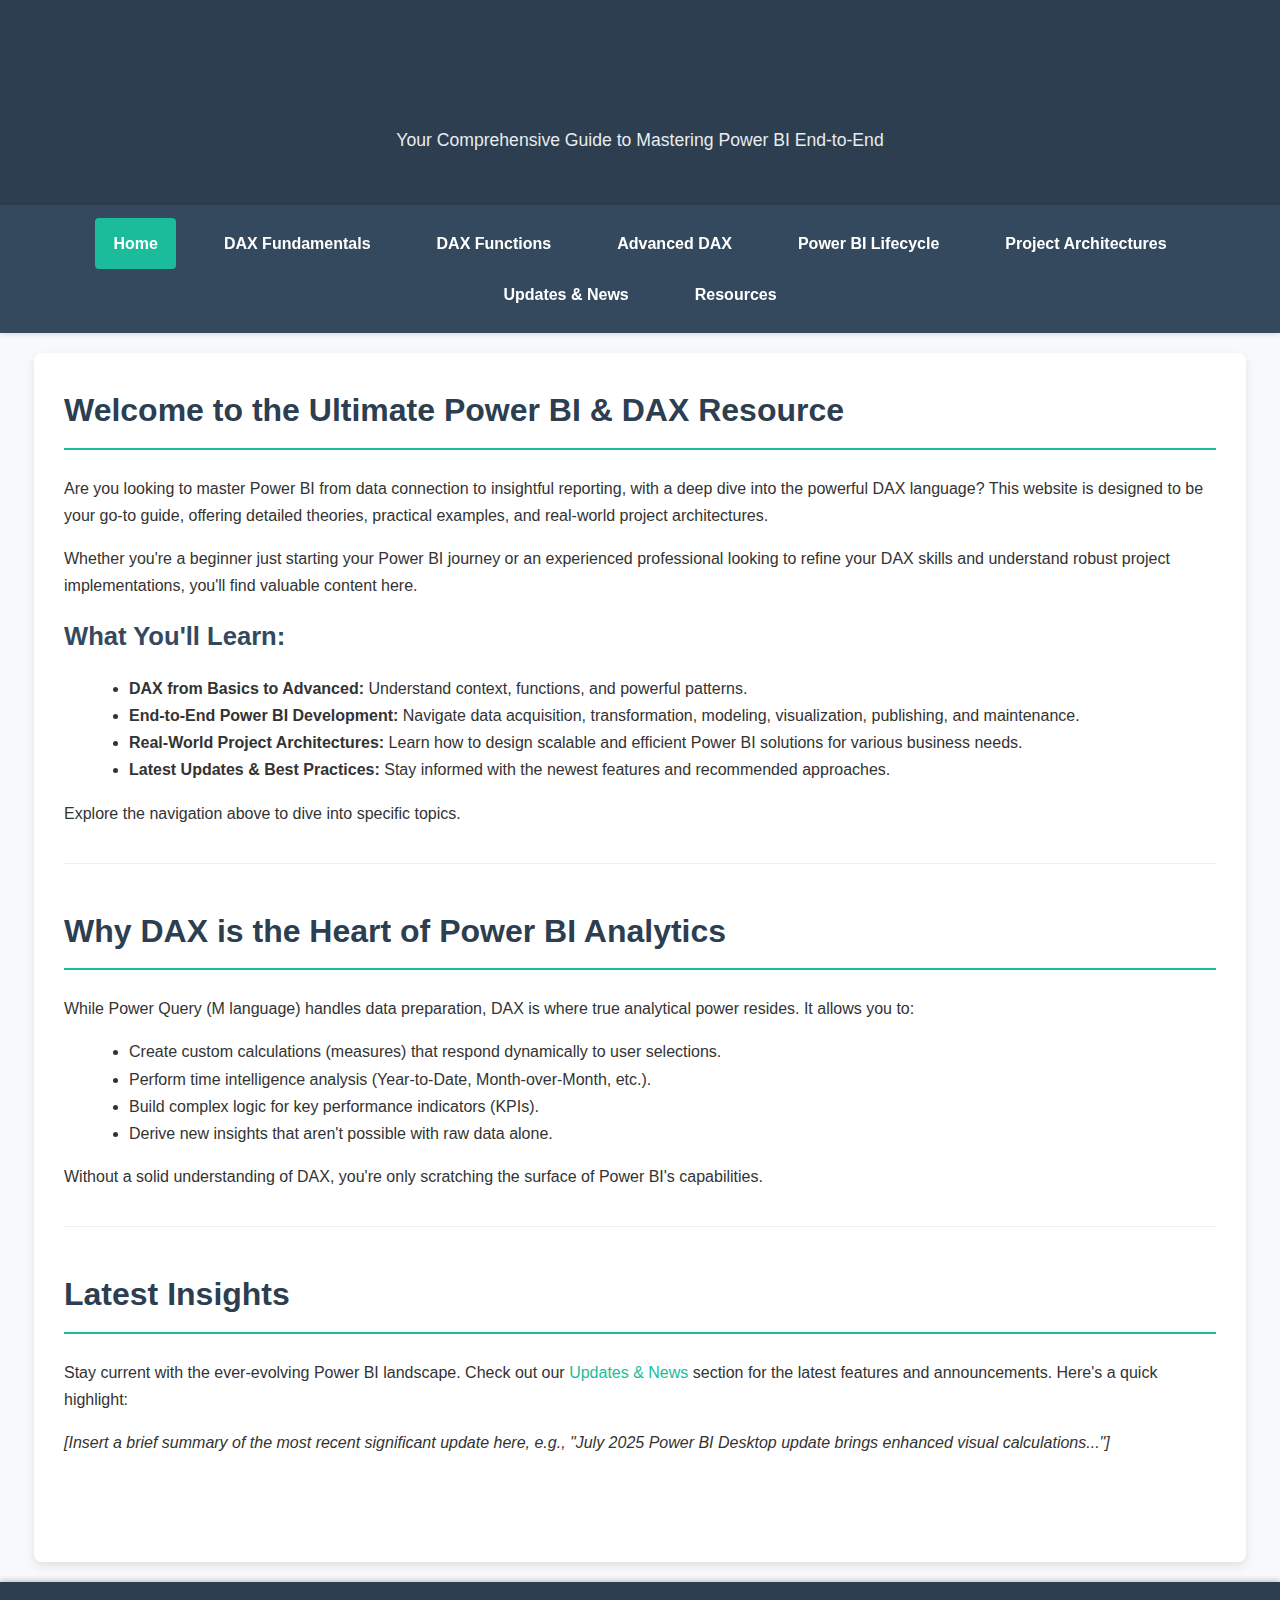
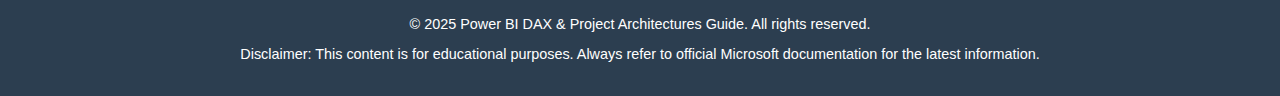
<file: index.html>
<!DOCTYPE html>
<html lang="en">
<head>
    <meta charset="UTF-8">
    <meta name="viewport" content="width=device-width, initial-scale=1.0">
    <title>Power BI DAX & Project Architectures: End-to-End Guide</title>
    <link rel="stylesheet" href="css/style.css"> </head>
<body>
    <header>
        <div class="container">
            <h1>Power BI DAX & Project Architectures</h1>
            <p>Your Comprehensive Guide to Mastering Power BI End-to-End</p>
        </div>
    </header>

    <nav>
        <div class="container">
            <ul>
                <li><a href="index.html" class="active">Home</a></li>
                <li><a href="dax_fundamentals.html">DAX Fundamentals</a></li>
                <li><a href="dax_functions.html">DAX Functions</a></li>
                <li><a href="advanced_dax.html">Advanced DAX</a></li>
                <li><a href="powerbi_lifecycle.html">Power BI Lifecycle</a></li>
                <li><a href="project_architectures.html">Project Architectures</a></li>
                <li><a href="updates_news.html">Updates & News</a></li>
                <li><a href="resources.html">Resources</a></li>
            </ul>
        </div>
    </nav>

    <div class="container content-section">
        <section id="welcome">
            <h2>Welcome to the Ultimate Power BI & DAX Resource</h2>
            <p>Are you looking to master Power BI from data connection to insightful reporting, with a deep dive into the powerful DAX language? This website is designed to be your go-to guide, offering detailed theories, practical examples, and real-world project architectures.</p>
            <p>Whether you're a beginner just starting your Power BI journey or an experienced professional looking to refine your DAX skills and understand robust project implementations, you'll find valuable content here.</p>
            <h3>What You'll Learn:</h3>
            <ul>
                <li><strong>DAX from Basics to Advanced:</strong> Understand context, functions, and powerful patterns.</li>
                <li><strong>End-to-End Power BI Development:</strong> Navigate data acquisition, transformation, modeling, visualization, publishing, and maintenance.</li>
                <li><strong>Real-World Project Architectures:</strong> Learn how to design scalable and efficient Power BI solutions for various business needs.</li>
                <li><strong>Latest Updates & Best Practices:</strong> Stay informed with the newest features and recommended approaches.</li>
            </ul>
            <p>Explore the navigation above to dive into specific topics.</p>
        </section>

        <section id="why-dax">
            <h2>Why DAX is the Heart of Power BI Analytics</h2>
            <p>While Power Query (M language) handles data preparation, DAX is where true analytical power resides. It allows you to:</p>
            <ul>
                <li>Create custom calculations (measures) that respond dynamically to user selections.</li>
                <li>Perform time intelligence analysis (Year-to-Date, Month-over-Month, etc.).</li>
                <li>Build complex logic for key performance indicators (KPIs).</li>
                <li>Derive new insights that aren't possible with raw data alone.</li>
            </ul>
            <p>Without a solid understanding of DAX, you're only scratching the surface of Power BI's capabilities.</p>
        </section>

        <section id="latest-updates-snippet">
            <h2>Latest Insights</h2>
            <p>Stay current with the ever-evolving Power BI landscape. Check out our <a href="updates_news.html">Updates & News</a> section for the latest features and announcements. Here's a quick highlight:</p>
            <p><em>[Insert a brief summary of the most recent significant update here, e.g., "July 2025 Power BI Desktop update brings enhanced visual calculations..."]</em></p>
        </section>
    </div>

    <footer>
        <div class="container">
            <p>&copy; 2025 Power BI DAX & Project Architectures Guide. All rights reserved.</p>
            <p>Disclaimer: This content is for educational purposes. Always refer to official Microsoft documentation for the latest information.</p>
        </div>
    </footer>
</body>
</html>
</file>
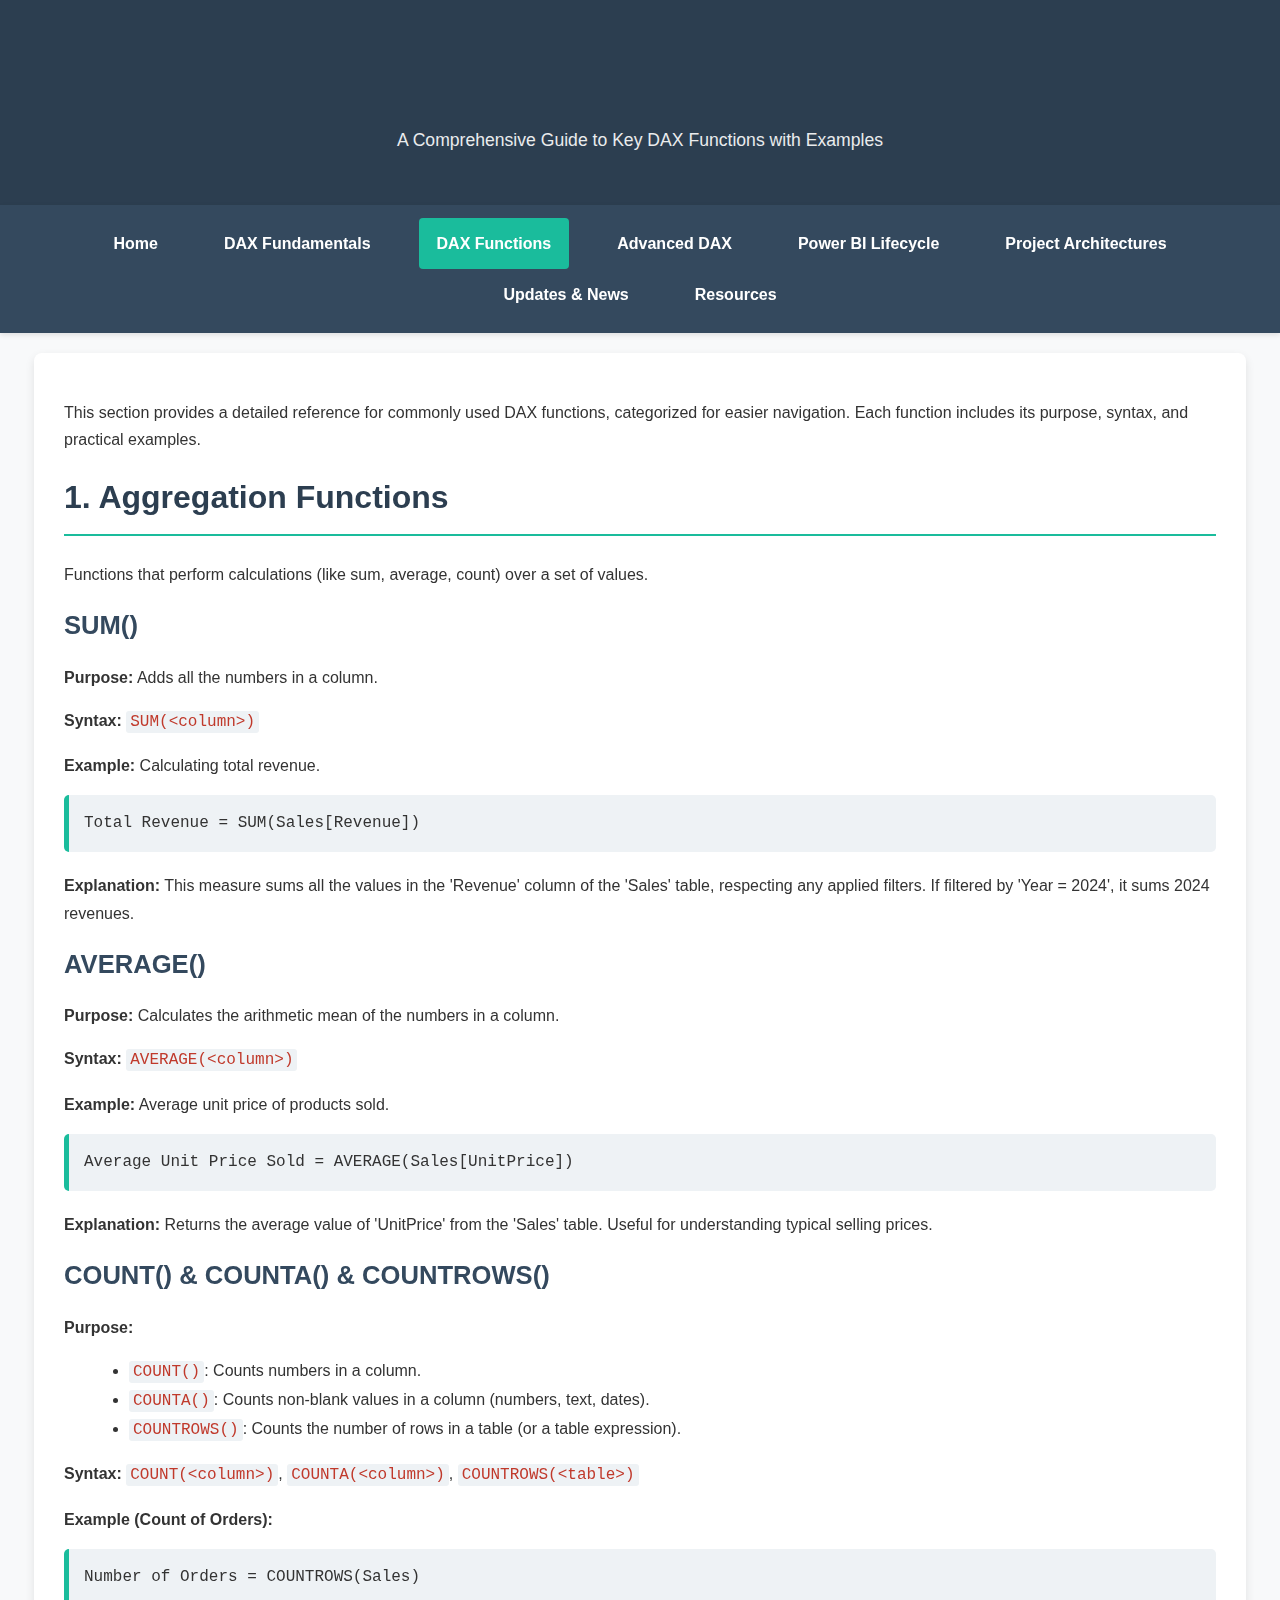
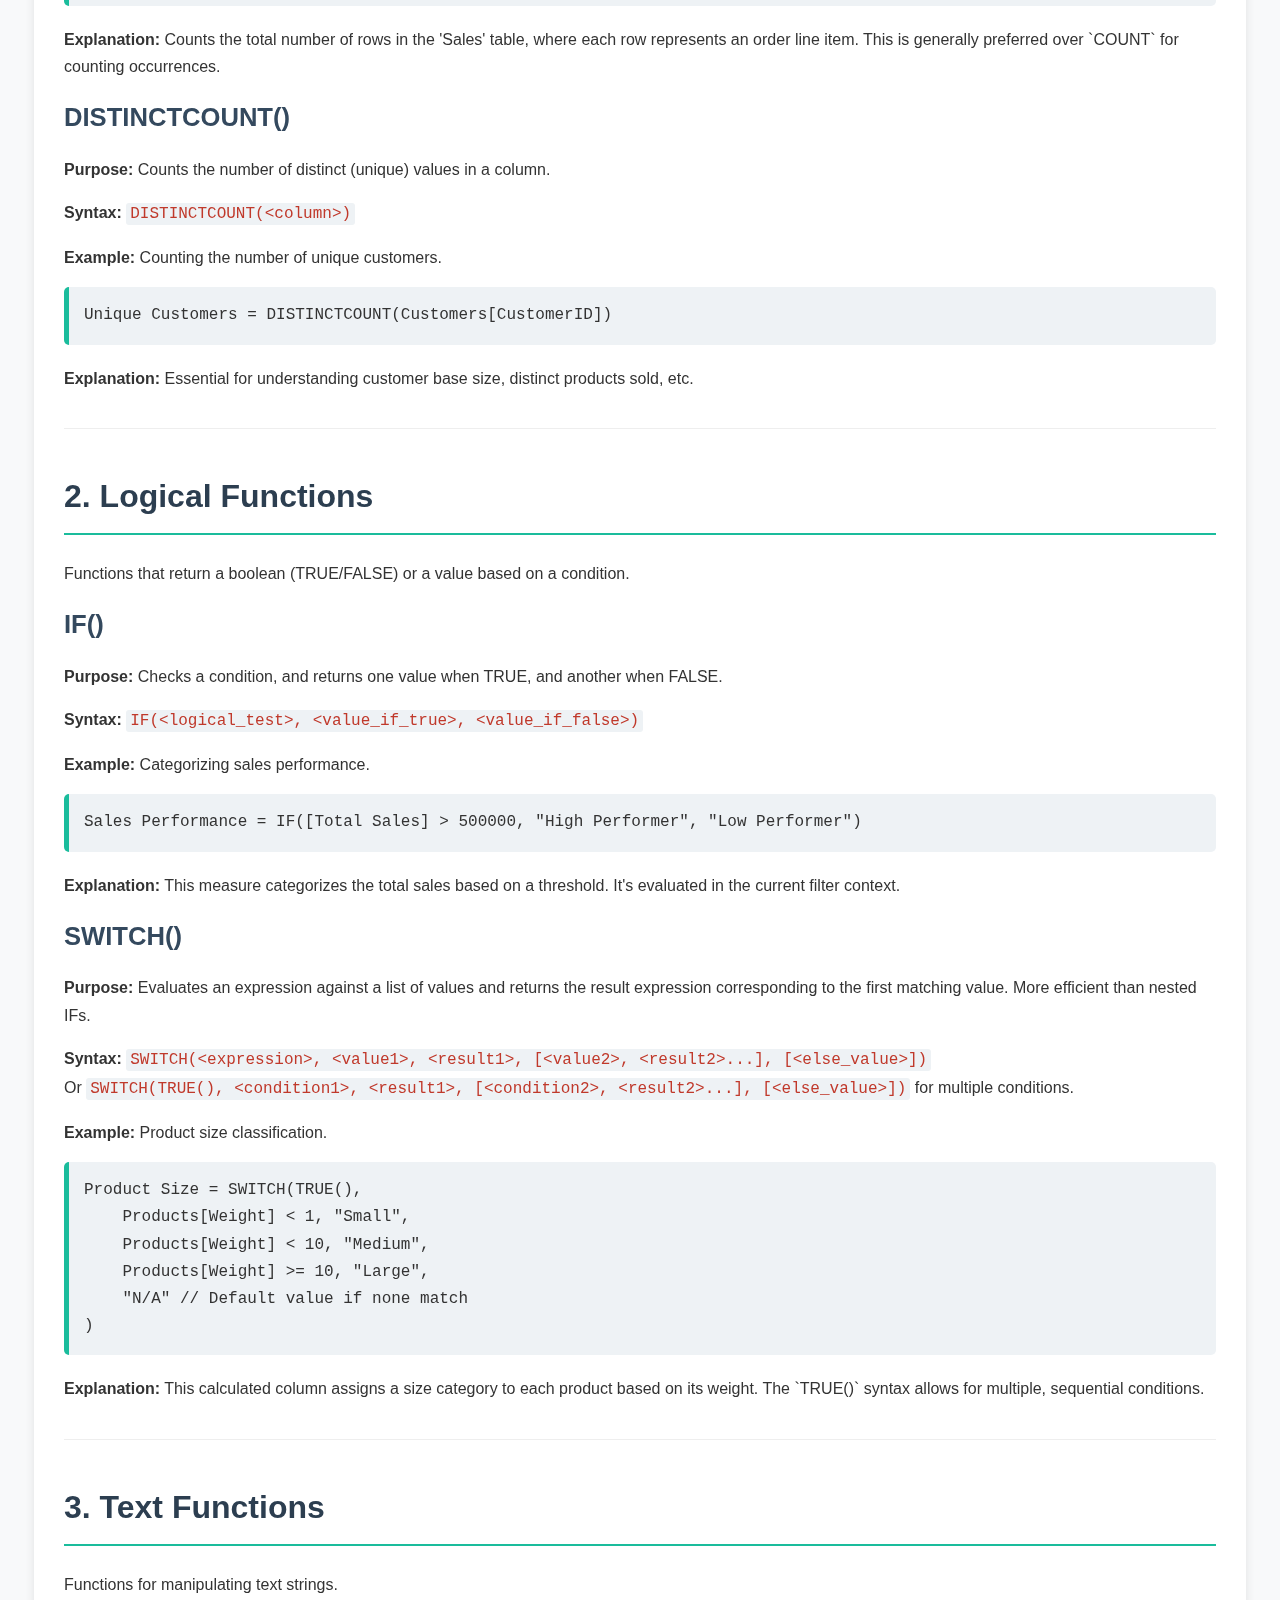
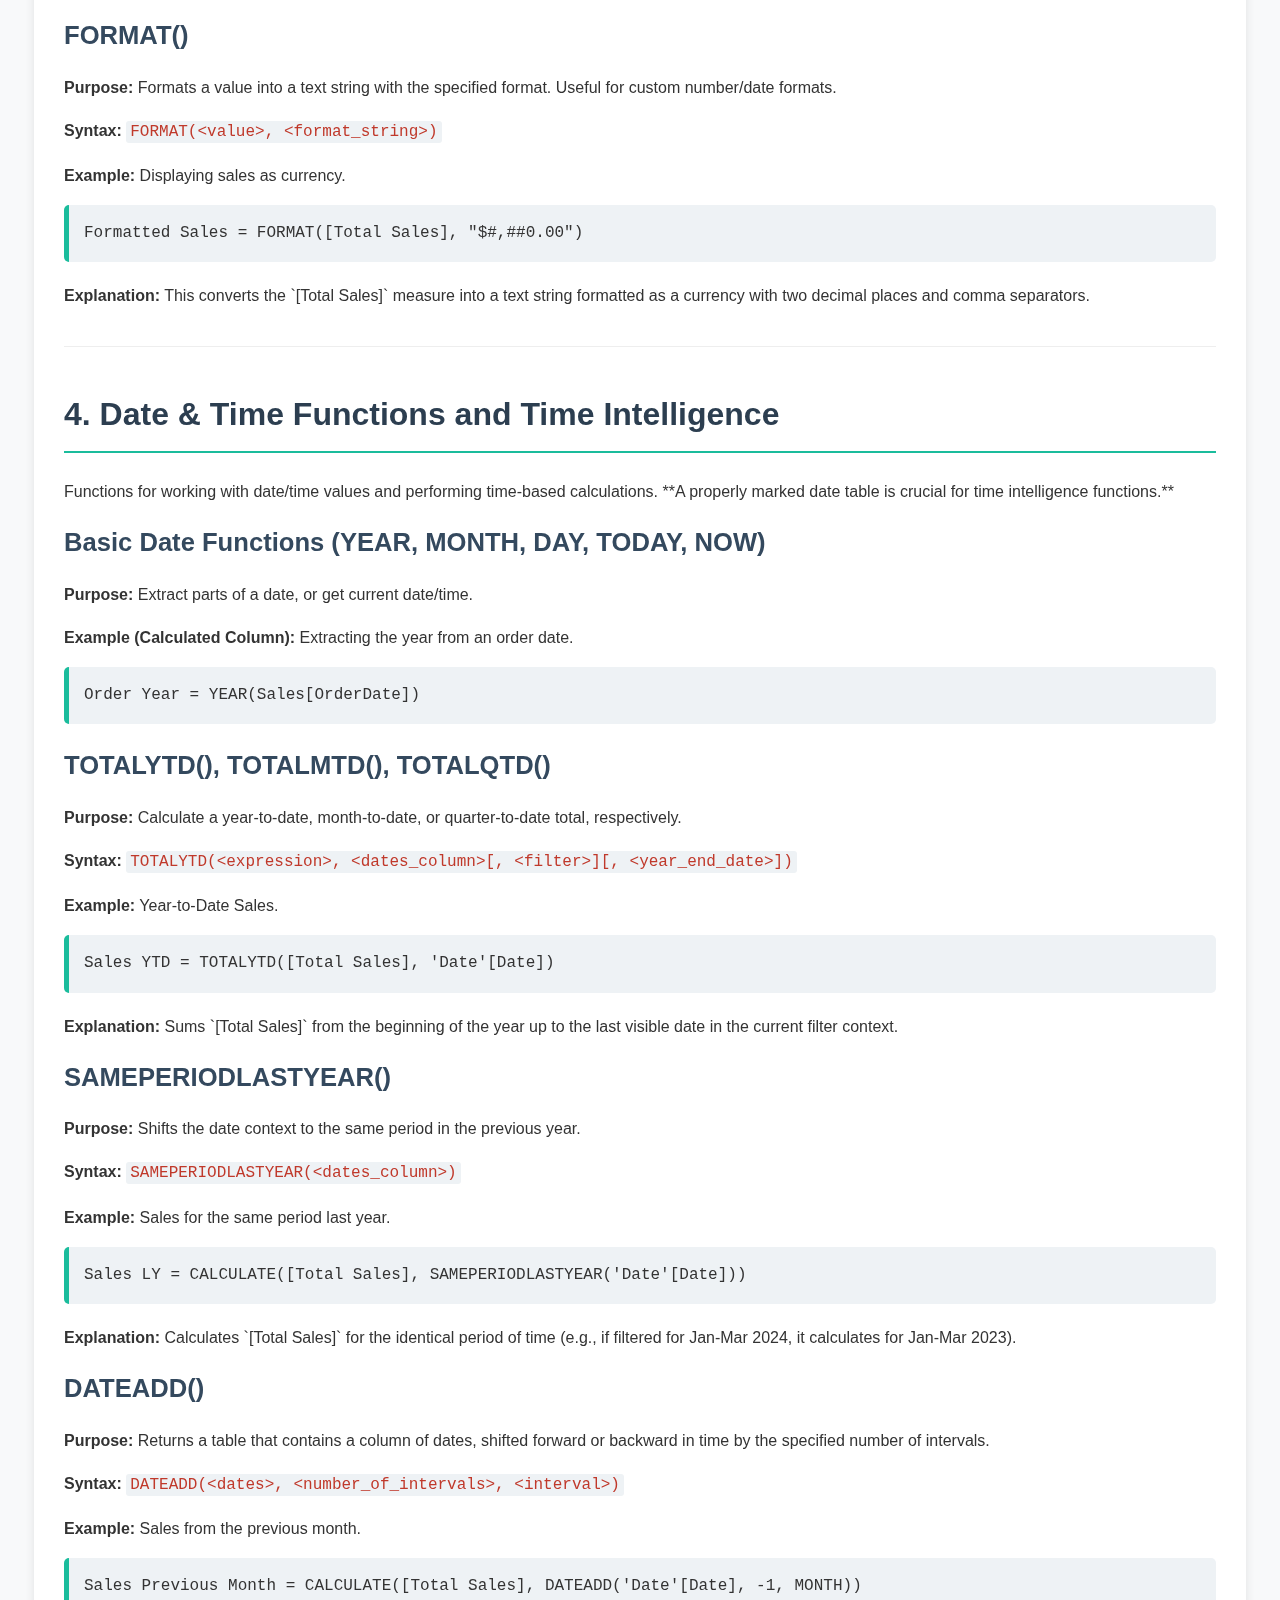
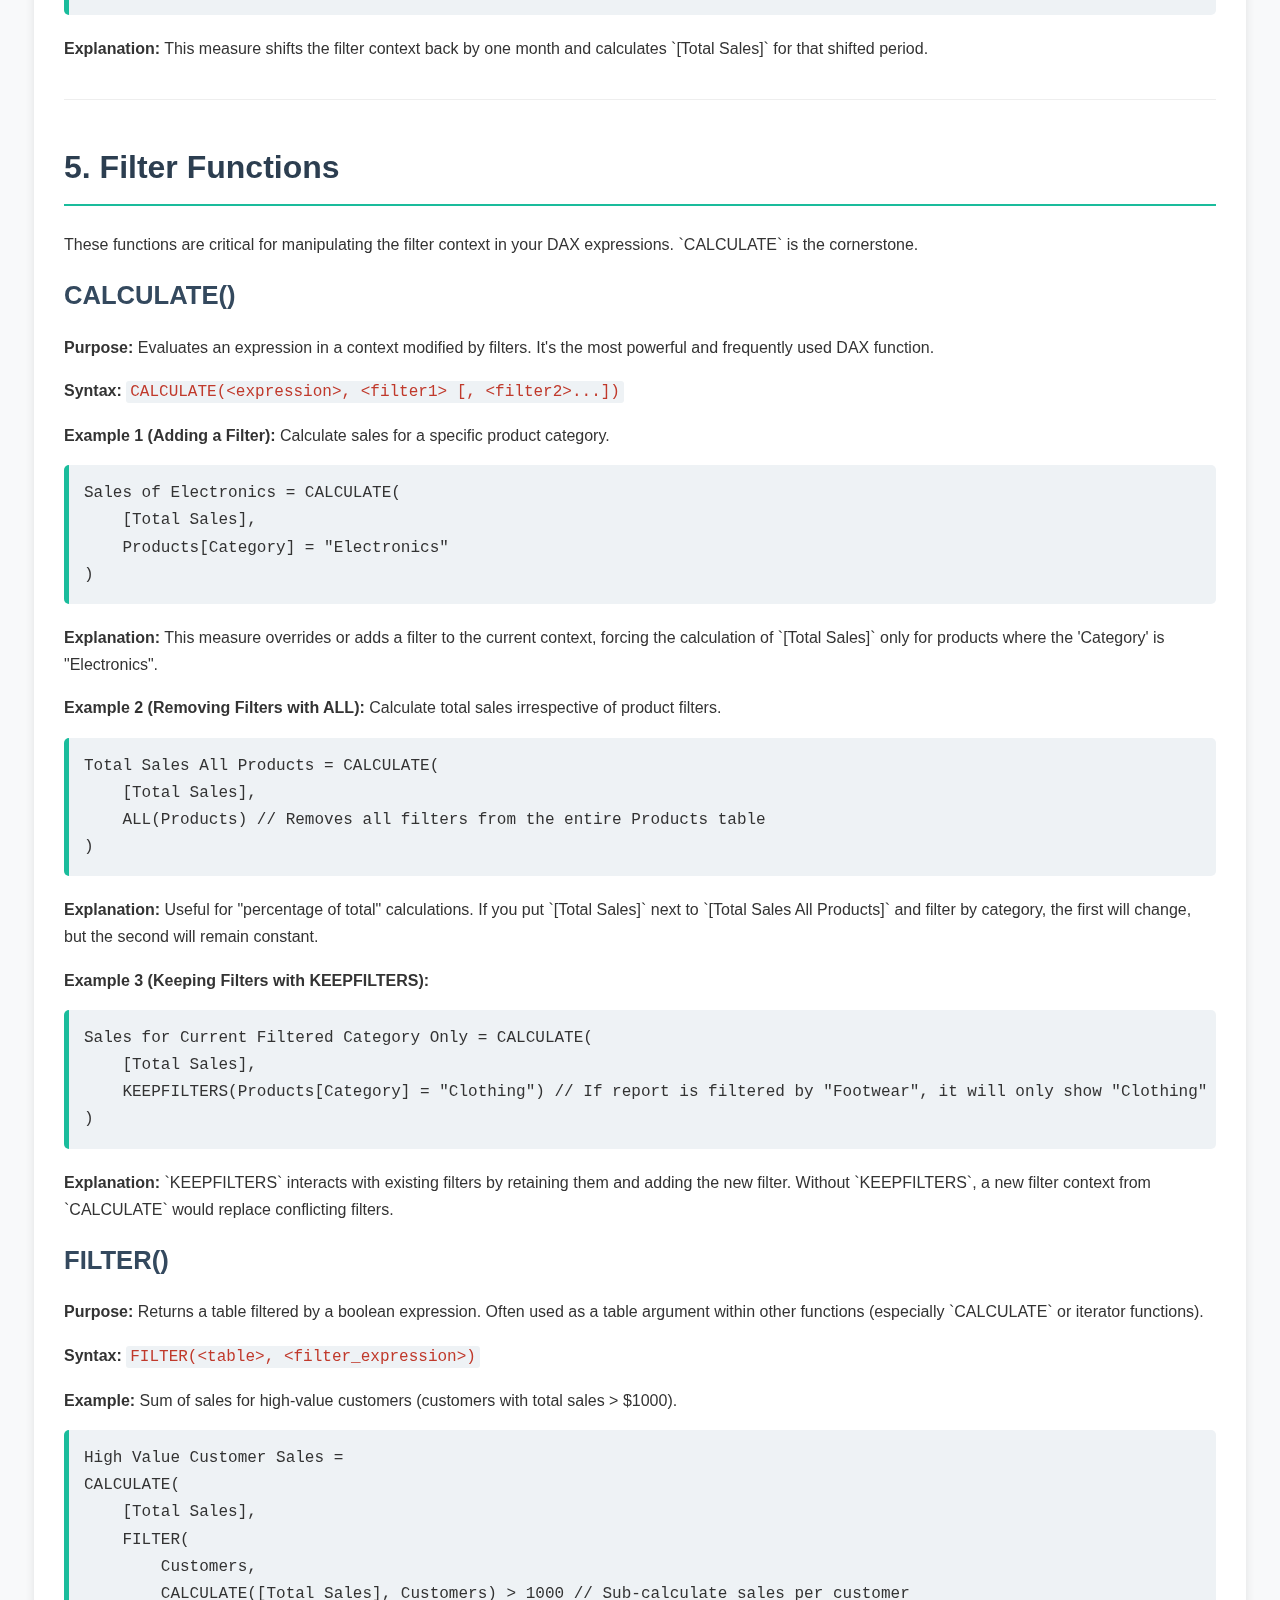
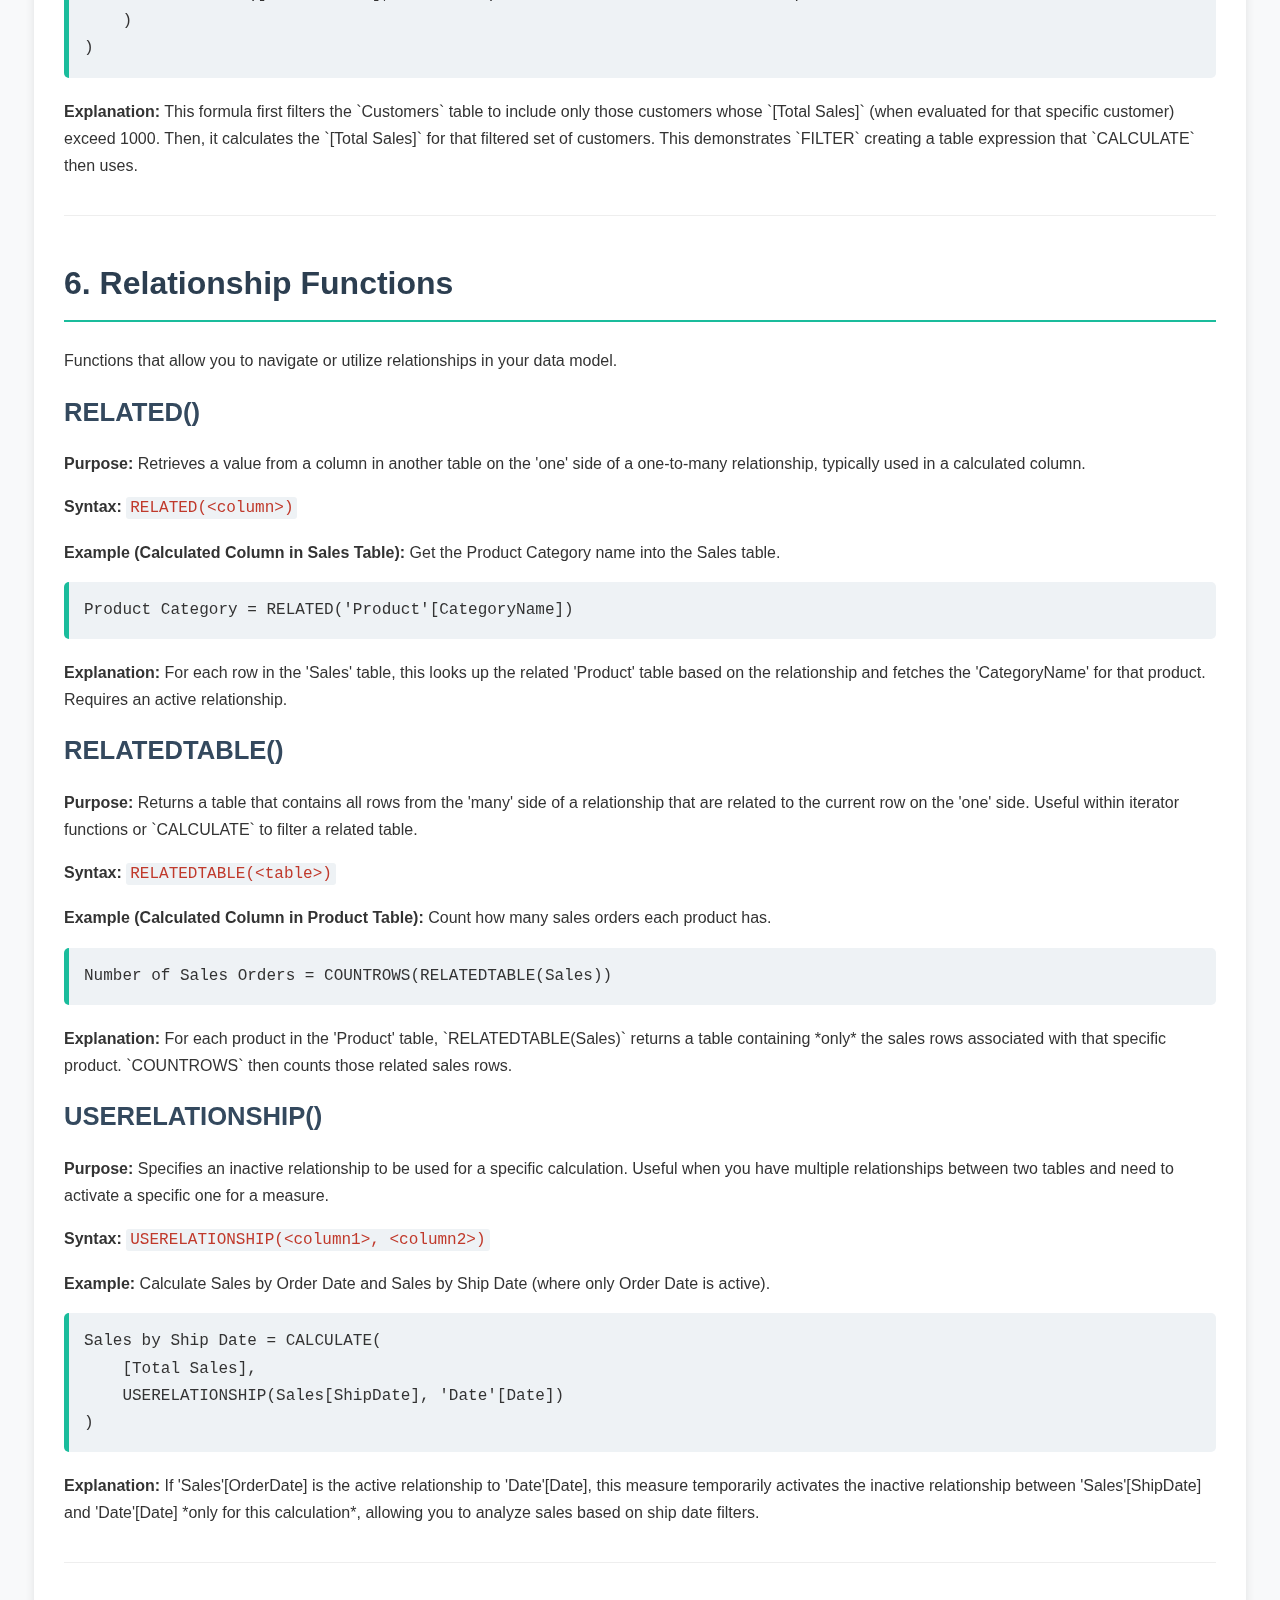
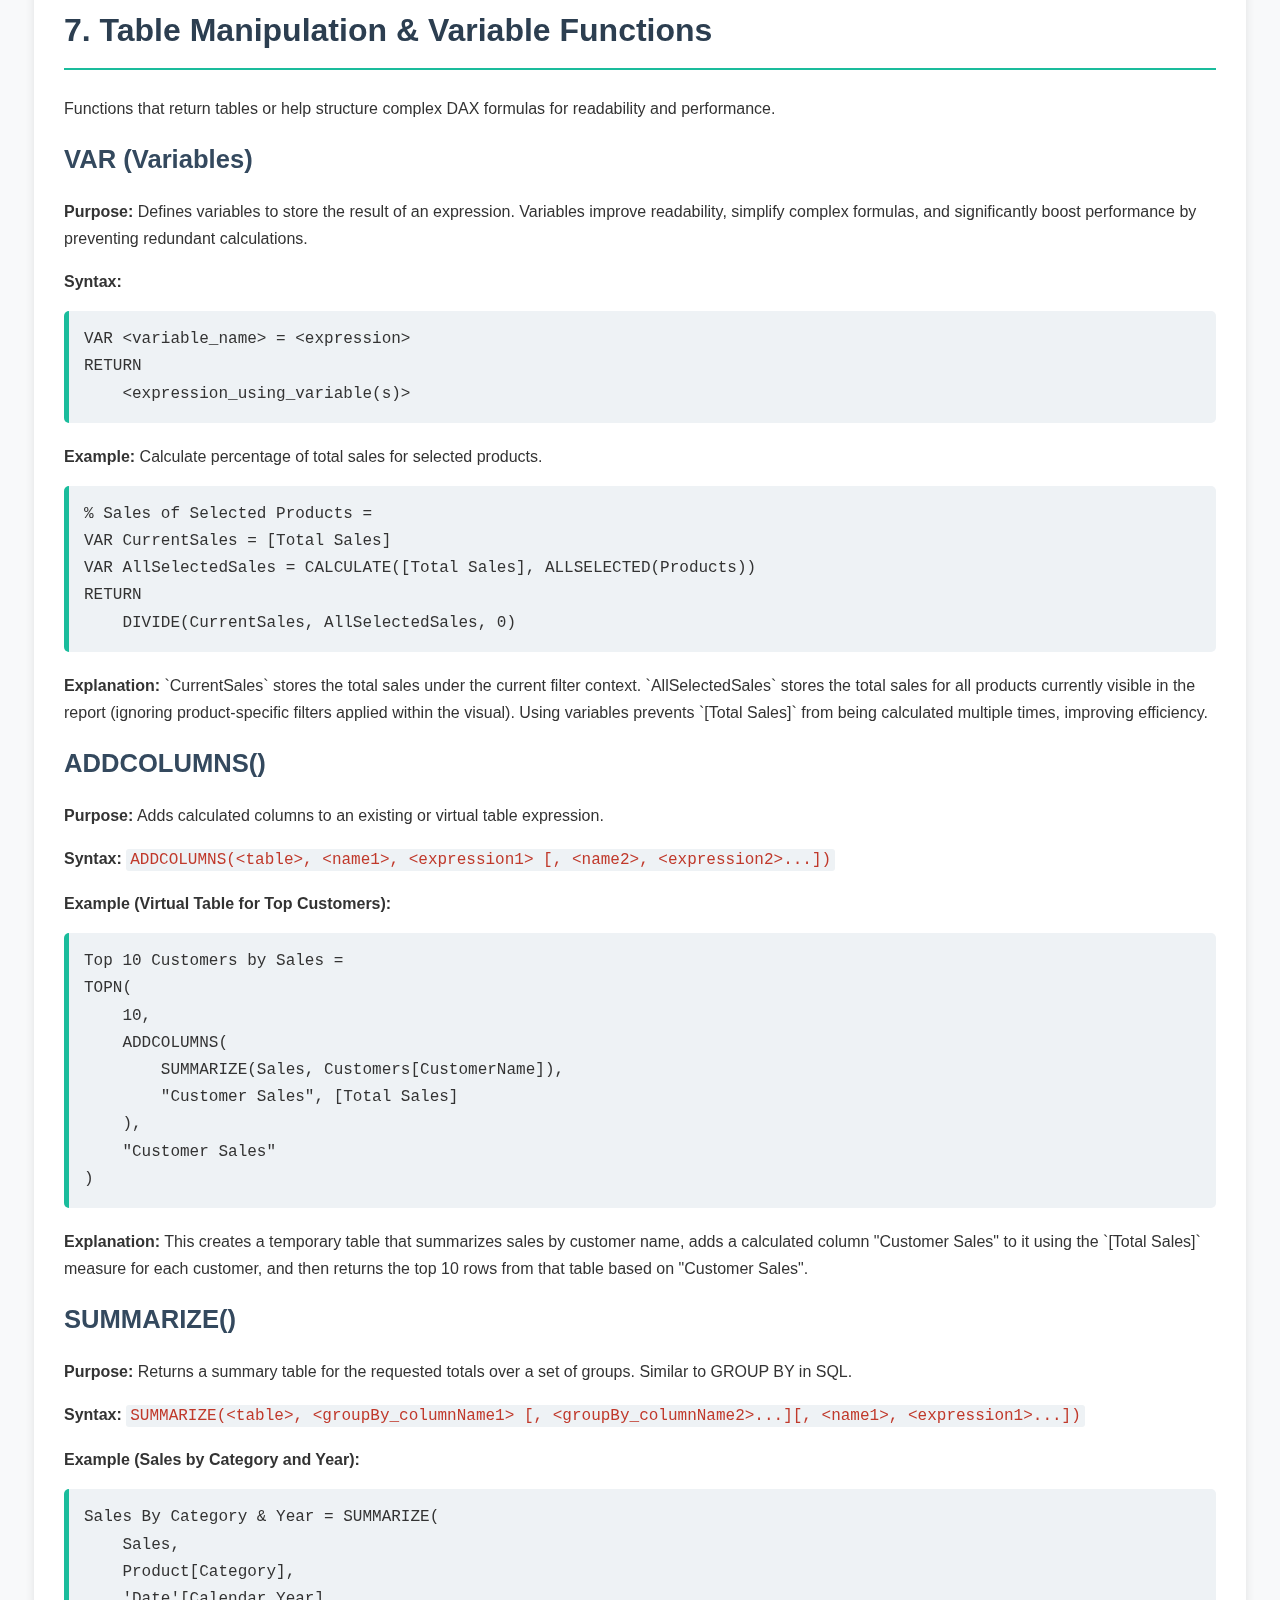
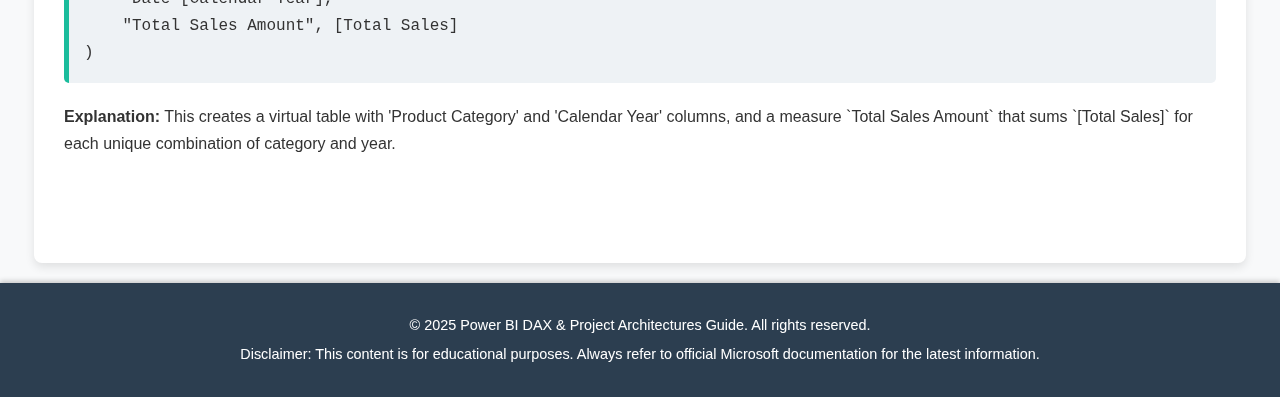
<file: dax_functions.html>
<!DOCTYPE html>
<html lang="en">
<head>
    <meta charset="UTF-8">
    <meta name="viewport" content="width=device-width, initial-scale=1.0">
    <title>DAX Functions - Power BI DAX Guide</title>
    <link rel="stylesheet" href="css/style.css">
</head>
<body>
    <header>
        <div class="container">
            <h1>DAX Functions Reference</h1>
            <p>A Comprehensive Guide to Key DAX Functions with Examples</p>
        </div>
    </header>

    <nav>
        <div class="container">
            <ul>
                <li><a href="index.html">Home</a></li>
                <li><a href="dax_fundamentals.html">DAX Fundamentals</a></li>
                <li><a href="dax_functions.html" class="active">DAX Functions</a></li>
                <li><a href="advanced_dax.html">Advanced DAX</a></li>
                <li><a href="powerbi_lifecycle.html">Power BI Lifecycle</a></li>
                <li><a href="project_architectures.html">Project Architectures</a></li>
                <li><a href="updates_news.html">Updates & News</a></li>
                <li><a href="resources.html">Resources</a></li>
            </ul>
        </div>
    </nav>

    <div class="container content-section">
        <p>This section provides a detailed reference for commonly used DAX functions, categorized for easier navigation. Each function includes its purpose, syntax, and practical examples.</p>

        <section id="aggregation-functions">
            <h2>1. Aggregation Functions</h2>
            <p>Functions that perform calculations (like sum, average, count) over a set of values.</p>

            <article>
                <h3>SUM()</h3>
                <p><strong>Purpose:</strong> Adds all the numbers in a column.</p>
                <p><strong>Syntax:</strong> <code>SUM(&lt;column>)</code></p>
                <p><strong>Example:</strong> Calculating total revenue.</p>
                <pre><code>Total Revenue = SUM(Sales[Revenue])</code></pre>
                <p><strong>Explanation:</strong> This measure sums all the values in the 'Revenue' column of the 'Sales' table, respecting any applied filters. If filtered by 'Year = 2024', it sums 2024 revenues.</p>
            </article>

            <article>
                <h3>AVERAGE()</h3>
                <p><strong>Purpose:</strong> Calculates the arithmetic mean of the numbers in a column.</p>
                <p><strong>Syntax:</strong> <code>AVERAGE(&lt;column>)</code></p>
                <p><strong>Example:</strong> Average unit price of products sold.</p>
                <pre><code>Average Unit Price Sold = AVERAGE(Sales[UnitPrice])</code></pre>
                <p><strong>Explanation:</strong> Returns the average value of 'UnitPrice' from the 'Sales' table. Useful for understanding typical selling prices.</p>
            </article>

            <article>
                <h3>COUNT() & COUNTA() & COUNTROWS()</h3>
                <p><strong>Purpose:</strong>
                    <ul>
                        <li><code>COUNT()</code>: Counts numbers in a column.</li>
                        <li><code>COUNTA()</code>: Counts non-blank values in a column (numbers, text, dates).</li>
                        <li><code>COUNTROWS()</code>: Counts the number of rows in a table (or a table expression).</li>
                    </ul>
                </p>
                <p><strong>Syntax:</strong> <code>COUNT(&lt;column>)</code>, <code>COUNTA(&lt;column>)</code>, <code>COUNTROWS(&lt;table>)</code></p>
                <p><strong>Example (Count of Orders):</strong></p>
                <pre><code>Number of Orders = COUNTROWS(Sales)</code></pre>
                <p><strong>Explanation:</strong> Counts the total number of rows in the 'Sales' table, where each row represents an order line item. This is generally preferred over `COUNT` for counting occurrences.</p>
            </article>

            <article>
                <h3>DISTINCTCOUNT()</h3>
                <p><strong>Purpose:</strong> Counts the number of distinct (unique) values in a column.</p>
                <p><strong>Syntax:</strong> <code>DISTINCTCOUNT(&lt;column>)</code></p>
                <p><strong>Example:</strong> Counting the number of unique customers.</p>
                <pre><code>Unique Customers = DISTINCTCOUNT(Customers[CustomerID])</code></pre>
                <p><strong>Explanation:</strong> Essential for understanding customer base size, distinct products sold, etc.</p>
            </article>
            </section>

        <section id="logical-functions">
            <h2>2. Logical Functions</h2>
            <p>Functions that return a boolean (TRUE/FALSE) or a value based on a condition.</p>

            <article>
                <h3>IF()</h3>
                <p><strong>Purpose:</strong> Checks a condition, and returns one value when TRUE, and another when FALSE.</p>
                <p><strong>Syntax:</strong> <code>IF(&lt;logical_test>, &lt;value_if_true>, &lt;value_if_false>)</code></p>
                <p><strong>Example:</strong> Categorizing sales performance.</p>
                <pre><code>Sales Performance = IF([Total Sales] > 500000, "High Performer", "Low Performer")</code></pre>
                <p><strong>Explanation:</strong> This measure categorizes the total sales based on a threshold. It's evaluated in the current filter context.</p>
            </article>

            <article>
                <h3>SWITCH()</h3>
                <p><strong>Purpose:</strong> Evaluates an expression against a list of values and returns the result expression corresponding to the first matching value. More efficient than nested IFs.</p>
                <p><strong>Syntax:</strong> <code>SWITCH(&lt;expression>, &lt;value1>, &lt;result1>, [&lt;value2>, &lt;result2>...], [&lt;else_value>])</code><br>
                Or <code>SWITCH(TRUE(), &lt;condition1>, &lt;result1>, [&lt;condition2>, &lt;result2>...], [&lt;else_value>])</code> for multiple conditions.</p>
                <p><strong>Example:</strong> Product size classification.</p>
                <pre><code>Product Size = SWITCH(TRUE(),
    Products[Weight] < 1, "Small",
    Products[Weight] < 10, "Medium",
    Products[Weight] >= 10, "Large",
    "N/A" // Default value if none match
)</code></pre>
                <p><strong>Explanation:</strong> This calculated column assigns a size category to each product based on its weight. The `TRUE()` syntax allows for multiple, sequential conditions.</p>
            </article>
            </section>

        <section id="text-functions">
            <h2>3. Text Functions</h2>
            <p>Functions for manipulating text strings.</p>
            <article>
                <h3>FORMAT()</h3>
                <p><strong>Purpose:</strong> Formats a value into a text string with the specified format. Useful for custom number/date formats.</p>
                <p><strong>Syntax:</strong> <code>FORMAT(&lt;value>, &lt;format_string>)</code></p>
                <p><strong>Example:</strong> Displaying sales as currency.</p>
                <pre><code>Formatted Sales = FORMAT([Total Sales], "$#,##0.00")</code></pre>
                <p><strong>Explanation:</strong> This converts the `[Total Sales]` measure into a text string formatted as a currency with two decimal places and comma separators.</p>
            </article>
        </section>

        <section id="date-time-functions">
            <h2>4. Date & Time Functions and Time Intelligence</h2>
            <p>Functions for working with date/time values and performing time-based calculations. **A properly marked date table is crucial for time intelligence functions.**</p>

            <article>
                <h3>Basic Date Functions (YEAR, MONTH, DAY, TODAY, NOW)</h3>
                <p><strong>Purpose:</strong> Extract parts of a date, or get current date/time.</p>
                <p><strong>Example (Calculated Column):</strong> Extracting the year from an order date.</p>
                <pre><code>Order Year = YEAR(Sales[OrderDate])</code></pre>
            </article>

            <article>
                <h3>TOTALYTD(), TOTALMTD(), TOTALQTD()</h3>
                <p><strong>Purpose:</strong> Calculate a year-to-date, month-to-date, or quarter-to-date total, respectively.</p>
                <p><strong>Syntax:</strong> <code>TOTALYTD(&lt;expression>, &lt;dates_column>[, &lt;filter>][, &lt;year_end_date>])</code></p>
                <p><strong>Example:</strong> Year-to-Date Sales.</p>
                <pre><code>Sales YTD = TOTALYTD([Total Sales], 'Date'[Date])</code></pre>
                <p><strong>Explanation:</strong> Sums `[Total Sales]` from the beginning of the year up to the last visible date in the current filter context.</p>
            </article>

            <article>
                <h3>SAMEPERIODLASTYEAR()</h3>
                <p><strong>Purpose:</strong> Shifts the date context to the same period in the previous year.</p>
                <p><strong>Syntax:</strong> <code>SAMEPERIODLASTYEAR(&lt;dates_column>)</code></p>
                <p><strong>Example:</strong> Sales for the same period last year.</p>
                <pre><code>Sales LY = CALCULATE([Total Sales], SAMEPERIODLASTYEAR('Date'[Date]))</code></pre>
                <p><strong>Explanation:</strong> Calculates `[Total Sales]` for the identical period of time (e.g., if filtered for Jan-Mar 2024, it calculates for Jan-Mar 2023).</p>
            </article>

            <article>
                <h3>DATEADD()</h3>
                <p><strong>Purpose:</strong> Returns a table that contains a column of dates, shifted forward or backward in time by the specified number of intervals.</p>
                <p><strong>Syntax:</strong> <code>DATEADD(&lt;dates>, &lt;number_of_intervals>, &lt;interval>)</code></p>
                <p><strong>Example:</strong> Sales from the previous month.</p>
                <pre><code>Sales Previous Month = CALCULATE([Total Sales], DATEADD('Date'[Date], -1, MONTH))</code></pre>
                <p><strong>Explanation:</strong> This measure shifts the filter context back by one month and calculates `[Total Sales]` for that shifted period.</p>
            </article>
            </section>

        <section id="filter-functions">
            <h2>5. Filter Functions</h2>
            <p>These functions are critical for manipulating the filter context in your DAX expressions. `CALCULATE` is the cornerstone.</p>

            <article>
                <h3>CALCULATE()</h3>
                <p><strong>Purpose:</strong> Evaluates an expression in a context modified by filters. It's the most powerful and frequently used DAX function.</p>
                <p><strong>Syntax:</strong> <code>CALCULATE(&lt;expression>, &lt;filter1> [, &lt;filter2>...])</code></p>
                <p><strong>Example 1 (Adding a Filter):</strong> Calculate sales for a specific product category.</p>
                <pre><code>Sales of Electronics = CALCULATE(
    [Total Sales],
    Products[Category] = "Electronics"
)</code></pre>
                <p><strong>Explanation:</strong> This measure overrides or adds a filter to the current context, forcing the calculation of `[Total Sales]` only for products where the 'Category' is "Electronics".</p>

                <p><strong>Example 2 (Removing Filters with ALL):</strong> Calculate total sales irrespective of product filters.</p>
                <pre><code>Total Sales All Products = CALCULATE(
    [Total Sales],
    ALL(Products) // Removes all filters from the entire Products table
)</code></pre>
                <p><strong>Explanation:</strong> Useful for "percentage of total" calculations. If you put `[Total Sales]` next to `[Total Sales All Products]` and filter by category, the first will change, but the second will remain constant.</p>

                <p><strong>Example 3 (Keeping Filters with KEEPFILTERS):</strong></p>
                <pre><code>Sales for Current Filtered Category Only = CALCULATE(
    [Total Sales],
    KEEPFILTERS(Products[Category] = "Clothing") // If report is filtered by "Footwear", it will only show "Clothing" sales within "Footwear" which is 0. If no filter, it shows clothing.
)</code></pre>
                <p><strong>Explanation:</strong> `KEEPFILTERS` interacts with existing filters by retaining them and adding the new filter. Without `KEEPFILTERS`, a new filter context from `CALCULATE` would replace conflicting filters.</p>
            </article>

            <article>
                <h3>FILTER()</h3>
                <p><strong>Purpose:</strong> Returns a table filtered by a boolean expression. Often used as a table argument within other functions (especially `CALCULATE` or iterator functions).</p>
                <p><strong>Syntax:</strong> <code>FILTER(&lt;table>, &lt;filter_expression>)</code></p>
                <p><strong>Example:</strong> Sum of sales for high-value customers (customers with total sales > $1000).</p>
                <pre><code>High Value Customer Sales =
CALCULATE(
    [Total Sales],
    FILTER(
        Customers,
        CALCULATE([Total Sales], Customers) > 1000 // Sub-calculate sales per customer
    )
)</code></pre>
                <p><strong>Explanation:</strong> This formula first filters the `Customers` table to include only those customers whose `[Total Sales]` (when evaluated for that specific customer) exceed 1000. Then, it calculates the `[Total Sales]` for that filtered set of customers. This demonstrates `FILTER` creating a table expression that `CALCULATE` then uses.</p>
            </article>
            </section>

        <section id="relationship-functions">
            <h2>6. Relationship Functions</h2>
            <p>Functions that allow you to navigate or utilize relationships in your data model.</p>

            <article>
                <h3>RELATED()</h3>
                <p><strong>Purpose:</strong> Retrieves a value from a column in another table on the 'one' side of a one-to-many relationship, typically used in a calculated column.</p>
                <p><strong>Syntax:</strong> <code>RELATED(&lt;column>)</code></p>
                <p><strong>Example (Calculated Column in Sales Table):</strong> Get the Product Category name into the Sales table.</p>
                <pre><code>Product Category = RELATED('Product'[CategoryName])</code></pre>
                <p><strong>Explanation:</strong> For each row in the 'Sales' table, this looks up the related 'Product' table based on the relationship and fetches the 'CategoryName' for that product. Requires an active relationship.</p>
            </article>

            <article>
                <h3>RELATEDTABLE()</h3>
                <p><strong>Purpose:</strong> Returns a table that contains all rows from the 'many' side of a relationship that are related to the current row on the 'one' side. Useful within iterator functions or `CALCULATE` to filter a related table.</p>
                <p><strong>Syntax:</strong> <code>RELATEDTABLE(&lt;table>)</code></p>
                <p><strong>Example (Calculated Column in Product Table):</strong> Count how many sales orders each product has.</p>
                <pre><code>Number of Sales Orders = COUNTROWS(RELATEDTABLE(Sales))</code></pre>
                <p><strong>Explanation:</strong> For each product in the 'Product' table, `RELATEDTABLE(Sales)` returns a table containing *only* the sales rows associated with that specific product. `COUNTROWS` then counts those related sales rows.</p>
            </article>

            <article>
                <h3>USERELATIONSHIP()</h3>
                <p><strong>Purpose:</strong> Specifies an inactive relationship to be used for a specific calculation. Useful when you have multiple relationships between two tables and need to activate a specific one for a measure.</p>
                <p><strong>Syntax:</strong> <code>USERELATIONSHIP(&lt;column1>, &lt;column2>)</code></p>
                <p><strong>Example:</strong> Calculate Sales by Order Date and Sales by Ship Date (where only Order Date is active).</p>
                <pre><code>Sales by Ship Date = CALCULATE(
    [Total Sales],
    USERELATIONSHIP(Sales[ShipDate], 'Date'[Date])
)</code></pre>
                <p><strong>Explanation:</strong> If 'Sales'[OrderDate] is the active relationship to 'Date'[Date], this measure temporarily activates the inactive relationship between 'Sales'[ShipDate] and 'Date'[Date] *only for this calculation*, allowing you to analyze sales based on ship date filters.</p>
            </article>
        </section>

        <section id="table-manipulation-functions">
            <h2>7. Table Manipulation & Variable Functions</h2>
            <p>Functions that return tables or help structure complex DAX formulas for readability and performance.</p>

            <article>
                <h3>VAR (Variables)</h3>
                <p><strong>Purpose:</strong> Defines variables to store the result of an expression. Variables improve readability, simplify complex formulas, and significantly boost performance by preventing redundant calculations.</p>
                <p><strong>Syntax:</strong>
                <pre><code>VAR &lt;variable_name> = &lt;expression>
RETURN
    &lt;expression_using_variable(s)></code></pre>
                <p><strong>Example:</strong> Calculate percentage of total sales for selected products.</p>
                <pre><code>% Sales of Selected Products =
VAR CurrentSales = [Total Sales]
VAR AllSelectedSales = CALCULATE([Total Sales], ALLSELECTED(Products))
RETURN
    DIVIDE(CurrentSales, AllSelectedSales, 0)
</code></pre>
                <p><strong>Explanation:</strong> `CurrentSales` stores the total sales under the current filter context. `AllSelectedSales` stores the total sales for all products currently visible in the report (ignoring product-specific filters applied within the visual). Using variables prevents `[Total Sales]` from being calculated multiple times, improving efficiency.</p>
            </article>

            <article>
                <h3>ADDCOLUMNS()</h3>
                <p><strong>Purpose:</strong> Adds calculated columns to an existing or virtual table expression.</p>
                <p><strong>Syntax:</strong> <code>ADDCOLUMNS(&lt;table>, &lt;name1>, &lt;expression1> [, &lt;name2>, &lt;expression2>...])</code></p>
                <p><strong>Example (Virtual Table for Top Customers):</strong></p>
                <pre><code>Top 10 Customers by Sales =
TOPN(
    10,
    ADDCOLUMNS(
        SUMMARIZE(Sales, Customers[CustomerName]),
        "Customer Sales", [Total Sales]
    ),
    "Customer Sales"
)</code></pre>
                <p><strong>Explanation:</strong> This creates a temporary table that summarizes sales by customer name, adds a calculated column "Customer Sales" to it using the `[Total Sales]` measure for each customer, and then returns the top 10 rows from that table based on "Customer Sales".</p>
            </article>

            <article>
                <h3>SUMMARIZE()</h3>
                <p><strong>Purpose:</strong> Returns a summary table for the requested totals over a set of groups. Similar to GROUP BY in SQL.</p>
                <p><strong>Syntax:</strong> <code>SUMMARIZE(&lt;table>, &lt;groupBy_columnName1> [, &lt;groupBy_columnName2>...][, &lt;name1>, &lt;expression1>...])</code></p>
                <p><strong>Example (Sales by Category and Year):</strong></p>
                <pre><code>Sales By Category & Year = SUMMARIZE(
    Sales,
    Product[Category],
    'Date'[Calendar Year],
    "Total Sales Amount", [Total Sales]
)</code></pre>
                <p><strong>Explanation:</strong> This creates a virtual table with 'Product Category' and 'Calendar Year' columns, and a measure `Total Sales Amount` that sums `[Total Sales]` for each unique combination of category and year.</p>
            </article>
            </section>
        </div>

    <footer>
        <div class="container">
            <p>&copy; 2025 Power BI DAX & Project Architectures Guide. All rights reserved.</p>
            <p>Disclaimer: This content is for educational purposes. Always refer to official Microsoft documentation for the latest information.</p>
        </div>
    </footer>
</body>
</html>
</file>
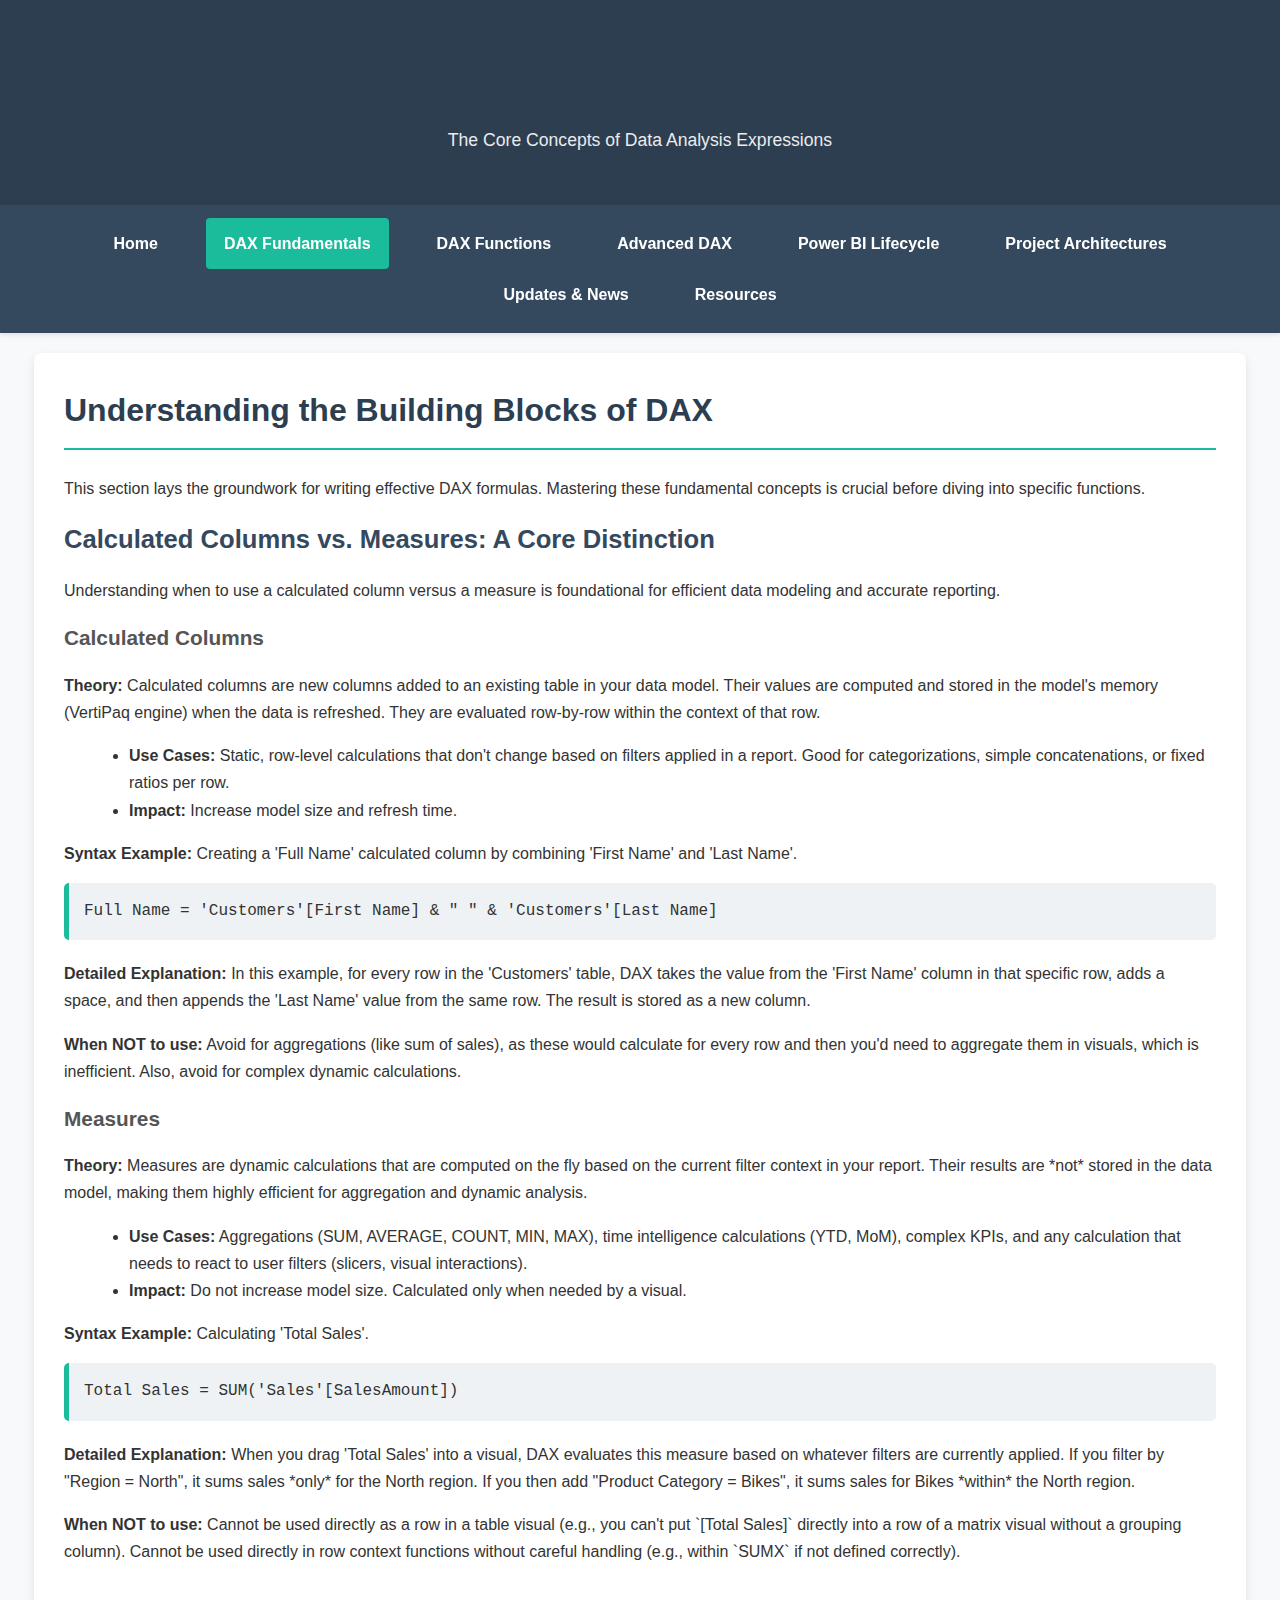
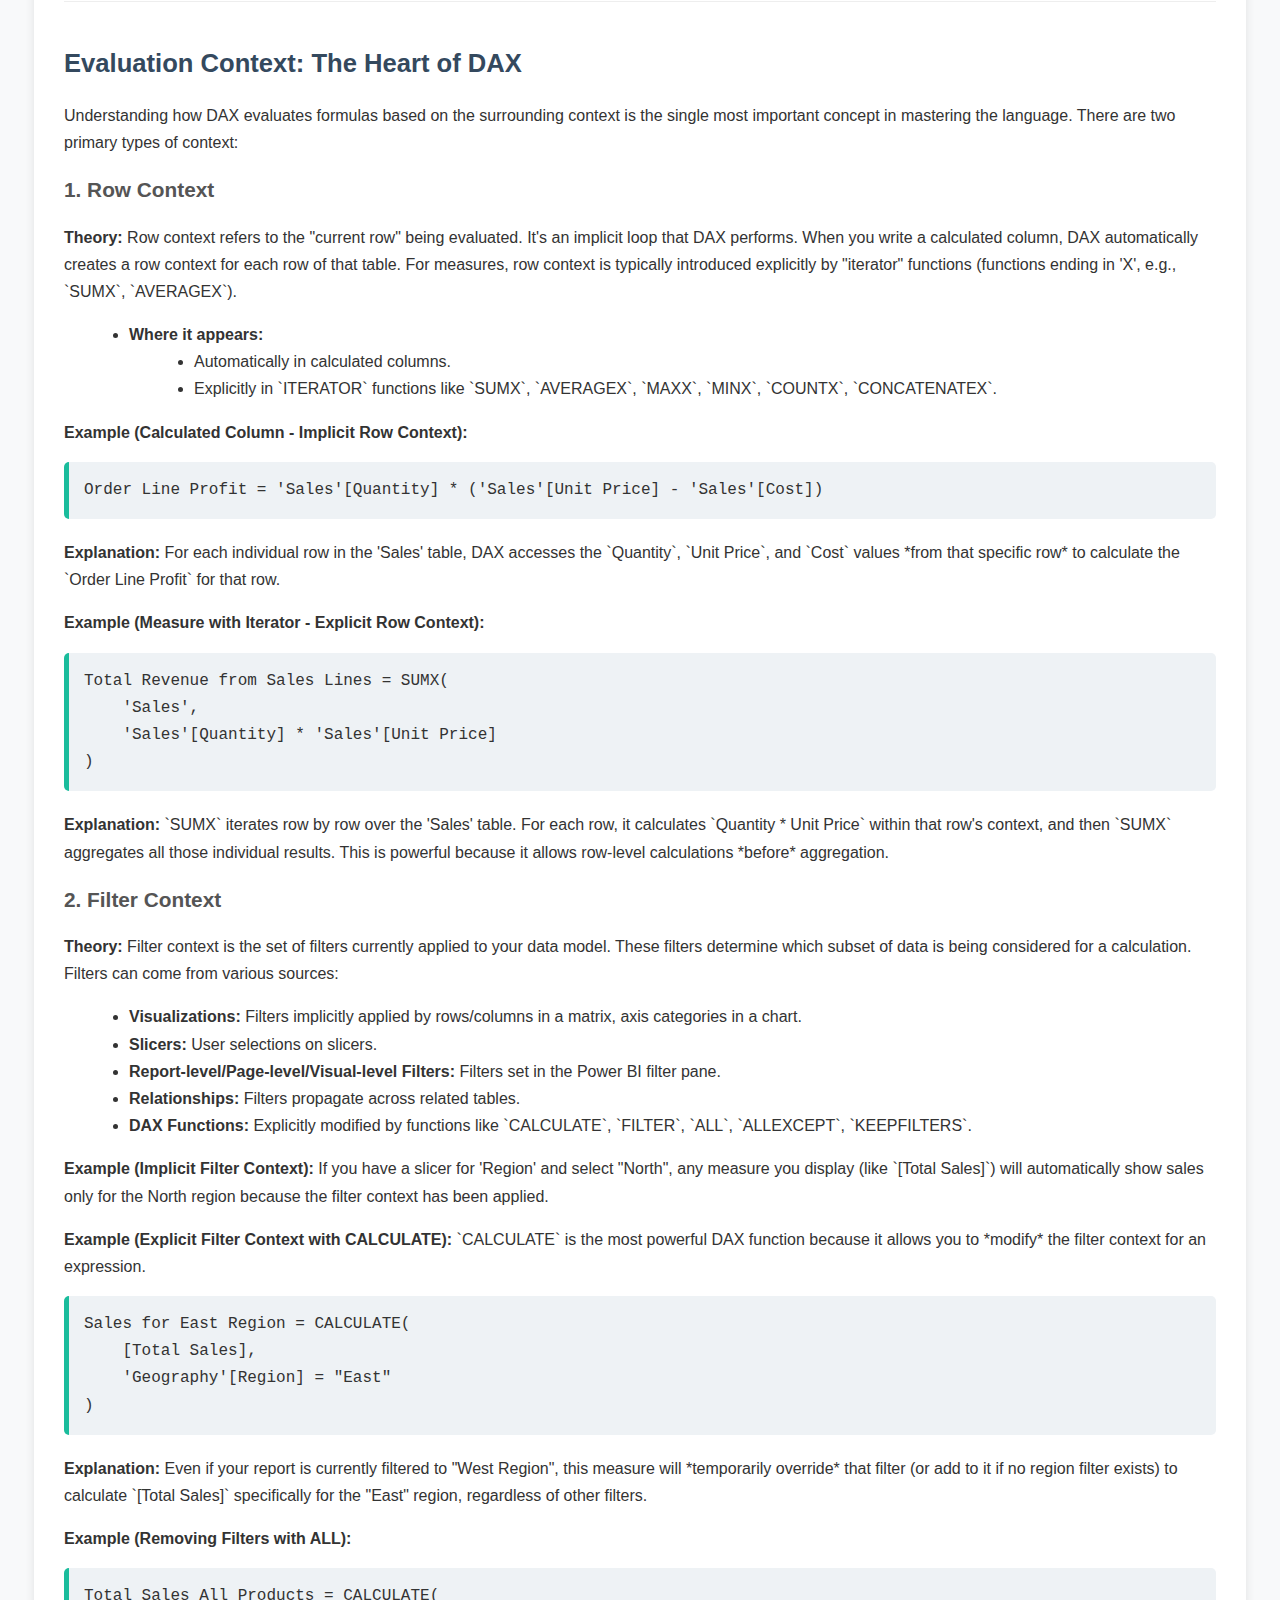
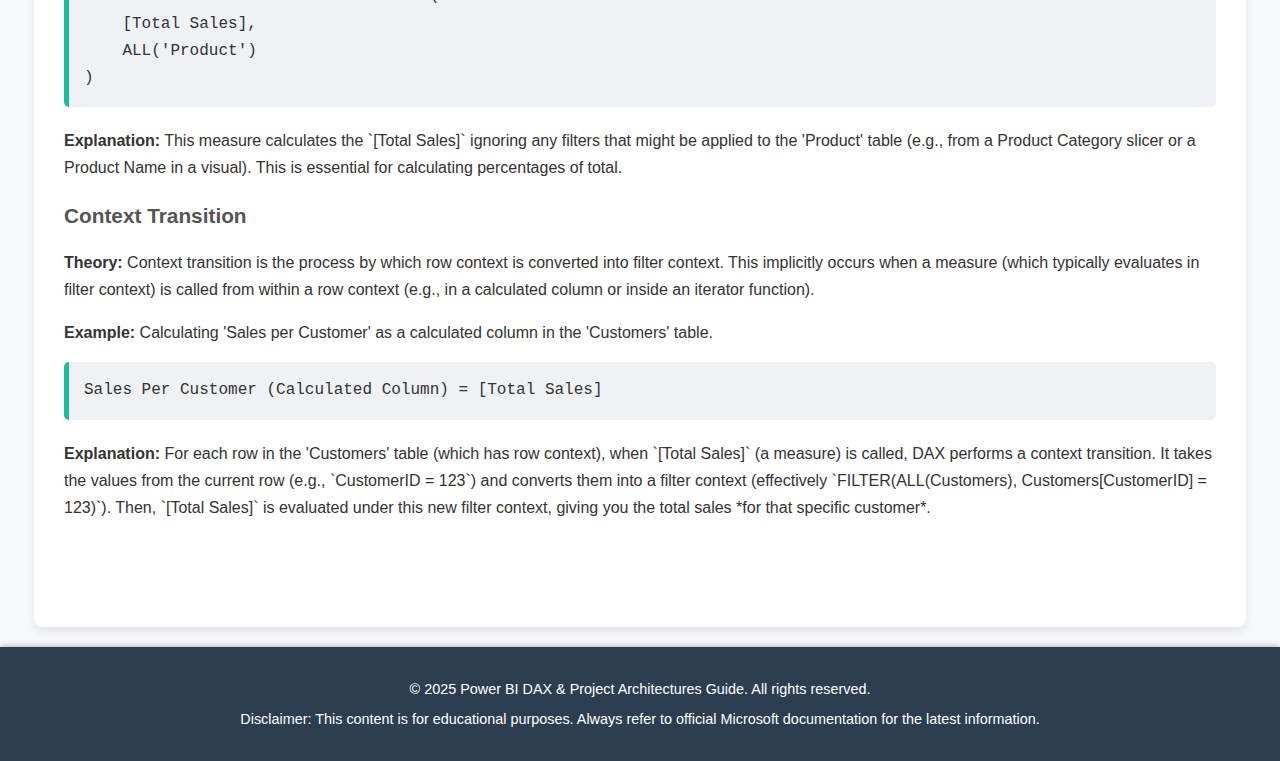
<file: dax_fundamentals.html>
<!DOCTYPE html>
<html lang="en">
<head>
    <meta charset="UTF-8">
    <meta name="viewport" content="width=device-width, initial-scale=1.0">
    <title>DAX Fundamentals - Power BI DAX Guide</title>
    <link rel="stylesheet" href="css/style.css">
</head>
<body>
    <header>
        <div class="container">
            <h1>DAX Fundamentals</h1>
            <p>The Core Concepts of Data Analysis Expressions</p>
        </div>
    </header>

    <nav>
        <div class="container">
            <ul>
                <li><a href="index.html">Home</a></li>
                <li><a href="dax_fundamentals.html" class="active">DAX Fundamentals</a></li>
                <li><a href="dax_functions.html">DAX Functions</a></li>
                <li><a href="advanced_dax.html">Advanced DAX</a></li>
                <li><a href="powerbi_lifecycle.html">Power BI Lifecycle</a></li>
                <li><a href="project_architectures.html">Project Architectures</a></li>
                <li><a href="updates_news.html">Updates & News</a></li>
                <li><a href="resources.html">Resources</a></li>
            </ul>
        </div>
    </nav>

    <div class="container content-section">
        <h2>Understanding the Building Blocks of DAX</h2>
        <p>This section lays the groundwork for writing effective DAX formulas. Mastering these fundamental concepts is crucial before diving into specific functions.</p>

        <section id="calculated-vs-measures">
            <h3>Calculated Columns vs. Measures: A Core Distinction</h3>
            <p>Understanding when to use a calculated column versus a measure is foundational for efficient data modeling and accurate reporting.</p>

            <h4>Calculated Columns</h4>
            <p><strong>Theory:</strong> Calculated columns are new columns added to an existing table in your data model. Their values are computed and stored in the model's memory (VertiPaq engine) when the data is refreshed. They are evaluated row-by-row within the context of that row.</p>
            <ul>
                <li><strong>Use Cases:</strong> Static, row-level calculations that don't change based on filters applied in a report. Good for categorizations, simple concatenations, or fixed ratios per row.</li>
                <li><strong>Impact:</strong> Increase model size and refresh time.</li>
            </ul>
            <p><strong>Syntax Example:</strong> Creating a 'Full Name' calculated column by combining 'First Name' and 'Last Name'.</p>
            <pre><code>Full Name = 'Customers'[First Name] & " " & 'Customers'[Last Name]</code></pre>
            <p><strong>Detailed Explanation:</strong> In this example, for every row in the 'Customers' table, DAX takes the value from the 'First Name' column in that specific row, adds a space, and then appends the 'Last Name' value from the same row. The result is stored as a new column.</p>
            <p><strong>When NOT to use:</strong> Avoid for aggregations (like sum of sales), as these would calculate for every row and then you'd need to aggregate them in visuals, which is inefficient. Also, avoid for complex dynamic calculations.</p>

            <h4>Measures</h4>
            <p><strong>Theory:</strong> Measures are dynamic calculations that are computed on the fly based on the current filter context in your report. Their results are *not* stored in the data model, making them highly efficient for aggregation and dynamic analysis.</p>
            <ul>
                <li><strong>Use Cases:</strong> Aggregations (SUM, AVERAGE, COUNT, MIN, MAX), time intelligence calculations (YTD, MoM), complex KPIs, and any calculation that needs to react to user filters (slicers, visual interactions).</li>
                <li><strong>Impact:</strong> Do not increase model size. Calculated only when needed by a visual.</li>
            </ul>
            <p><strong>Syntax Example:</strong> Calculating 'Total Sales'.</p>
            <pre><code>Total Sales = SUM('Sales'[SalesAmount])</code></pre>
            <p><strong>Detailed Explanation:</strong> When you drag 'Total Sales' into a visual, DAX evaluates this measure based on whatever filters are currently applied. If you filter by "Region = North", it sums sales *only* for the North region. If you then add "Product Category = Bikes", it sums sales for Bikes *within* the North region.</p>
            <p><strong>When NOT to use:</strong> Cannot be used directly as a row in a table visual (e.g., you can't put `[Total Sales]` directly into a row of a matrix visual without a grouping column). Cannot be used directly in row context functions without careful handling (e.g., within `SUMX` if not defined correctly).</p>
        </section>

        <section id="evaluation-context">
            <h3>Evaluation Context: The Heart of DAX</h3>
            <p>Understanding how DAX evaluates formulas based on the surrounding context is the single most important concept in mastering the language. There are two primary types of context:</p>

            <h4>1. Row Context</h4>
            <p><strong>Theory:</strong> Row context refers to the "current row" being evaluated. It's an implicit loop that DAX performs. When you write a calculated column, DAX automatically creates a row context for each row of that table. For measures, row context is typically introduced explicitly by "iterator" functions (functions ending in 'X', e.g., `SUMX`, `AVERAGEX`).</p>
            <ul>
                <li><strong>Where it appears:</strong>
                    <ul>
                        <li>Automatically in calculated columns.</li>
                        <li>Explicitly in `ITERATOR` functions like `SUMX`, `AVERAGEX`, `MAXX`, `MINX`, `COUNTX`, `CONCATENATEX`.</li>
                    </ul>
                </li>
            </ul>
            <p><strong>Example (Calculated Column - Implicit Row Context):</strong></p>
            <pre><code>Order Line Profit = 'Sales'[Quantity] * ('Sales'[Unit Price] - 'Sales'[Cost])</code></pre>
            <p><strong>Explanation:</strong> For each individual row in the 'Sales' table, DAX accesses the `Quantity`, `Unit Price`, and `Cost` values *from that specific row* to calculate the `Order Line Profit` for that row.</p>

            <p><strong>Example (Measure with Iterator - Explicit Row Context):</strong></p>
            <pre><code>Total Revenue from Sales Lines = SUMX(
    'Sales',
    'Sales'[Quantity] * 'Sales'[Unit Price]
)</code></pre>
            <p><strong>Explanation:</strong> `SUMX` iterates row by row over the 'Sales' table. For each row, it calculates `Quantity * Unit Price` within that row's context, and then `SUMX` aggregates all those individual results. This is powerful because it allows row-level calculations *before* aggregation.</p>

            <h4>2. Filter Context</h4>
            <p><strong>Theory:</strong> Filter context is the set of filters currently applied to your data model. These filters determine which subset of data is being considered for a calculation. Filters can come from various sources:</p>
            <ul>
                <li><strong>Visualizations:</strong> Filters implicitly applied by rows/columns in a matrix, axis categories in a chart.</li>
                <li><strong>Slicers:</strong> User selections on slicers.</li>
                <li><strong>Report-level/Page-level/Visual-level Filters:</strong> Filters set in the Power BI filter pane.</li>
                <li><strong>Relationships:</strong> Filters propagate across related tables.</li>
                <li><strong>DAX Functions:</strong> Explicitly modified by functions like `CALCULATE`, `FILTER`, `ALL`, `ALLEXCEPT`, `KEEPFILTERS`.</li>
            </ul>
            <p><strong>Example (Implicit Filter Context):</strong> If you have a slicer for 'Region' and select "North", any measure you display (like `[Total Sales]`) will automatically show sales only for the North region because the filter context has been applied.</p>

            <p><strong>Example (Explicit Filter Context with CALCULATE):</strong> `CALCULATE` is the most powerful DAX function because it allows you to *modify* the filter context for an expression.</p>
            <pre><code>Sales for East Region = CALCULATE(
    [Total Sales],
    'Geography'[Region] = "East"
)</code></pre>
            <p><strong>Explanation:</strong> Even if your report is currently filtered to "West Region", this measure will *temporarily override* that filter (or add to it if no region filter exists) to calculate `[Total Sales]` specifically for the "East" region, regardless of other filters.</p>

            <p><strong>Example (Removing Filters with ALL):</strong></p>
            <pre><code>Total Sales All Products = CALCULATE(
    [Total Sales],
    ALL('Product')
)</code></pre>
            <p><strong>Explanation:</strong> This measure calculates the `[Total Sales]` ignoring any filters that might be applied to the 'Product' table (e.g., from a Product Category slicer or a Product Name in a visual). This is essential for calculating percentages of total.</p>

            <h4>Context Transition</h4>
            <p><strong>Theory:</strong> Context transition is the process by which row context is converted into filter context. This implicitly occurs when a measure (which typically evaluates in filter context) is called from within a row context (e.g., in a calculated column or inside an iterator function).</p>
            <p><strong>Example:</strong> Calculating 'Sales per Customer' as a calculated column in the 'Customers' table.</p>
            <pre><code>Sales Per Customer (Calculated Column) = [Total Sales]</code></pre>
            <p><strong>Explanation:</strong> For each row in the 'Customers' table (which has row context), when `[Total Sales]` (a measure) is called, DAX performs a context transition. It takes the values from the current row (e.g., `CustomerID = 123`) and converts them into a filter context (effectively `FILTER(ALL(Customers), Customers[CustomerID] = 123)`). Then, `[Total Sales]` is evaluated under this new filter context, giving you the total sales *for that specific customer*.</p>
        </section>

        </div>

    <footer>
        <div class="container">
            <p>&copy; 2025 Power BI DAX & Project Architectures Guide. All rights reserved.</p>
            <p>Disclaimer: This content is for educational purposes. Always refer to official Microsoft documentation for the latest information.</p>
        </div>
    </footer>
</body>
</html>
</file>
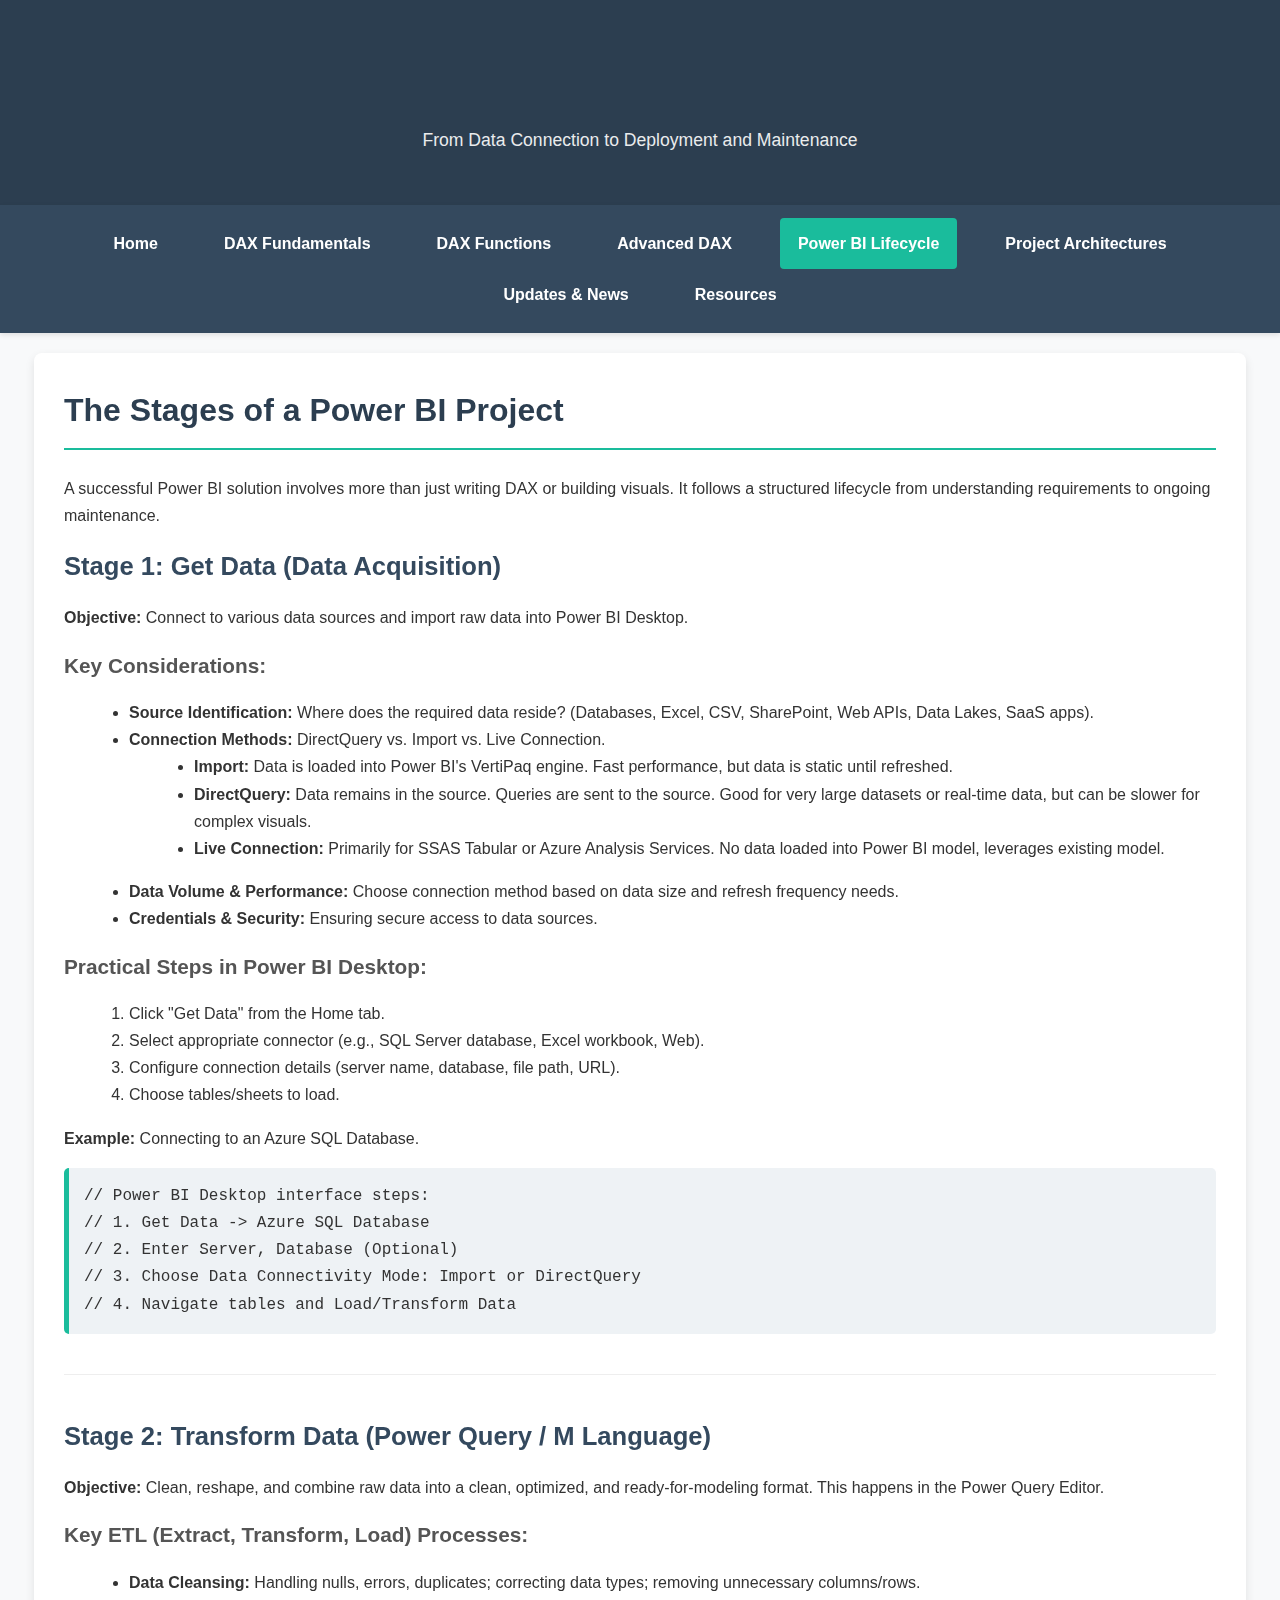
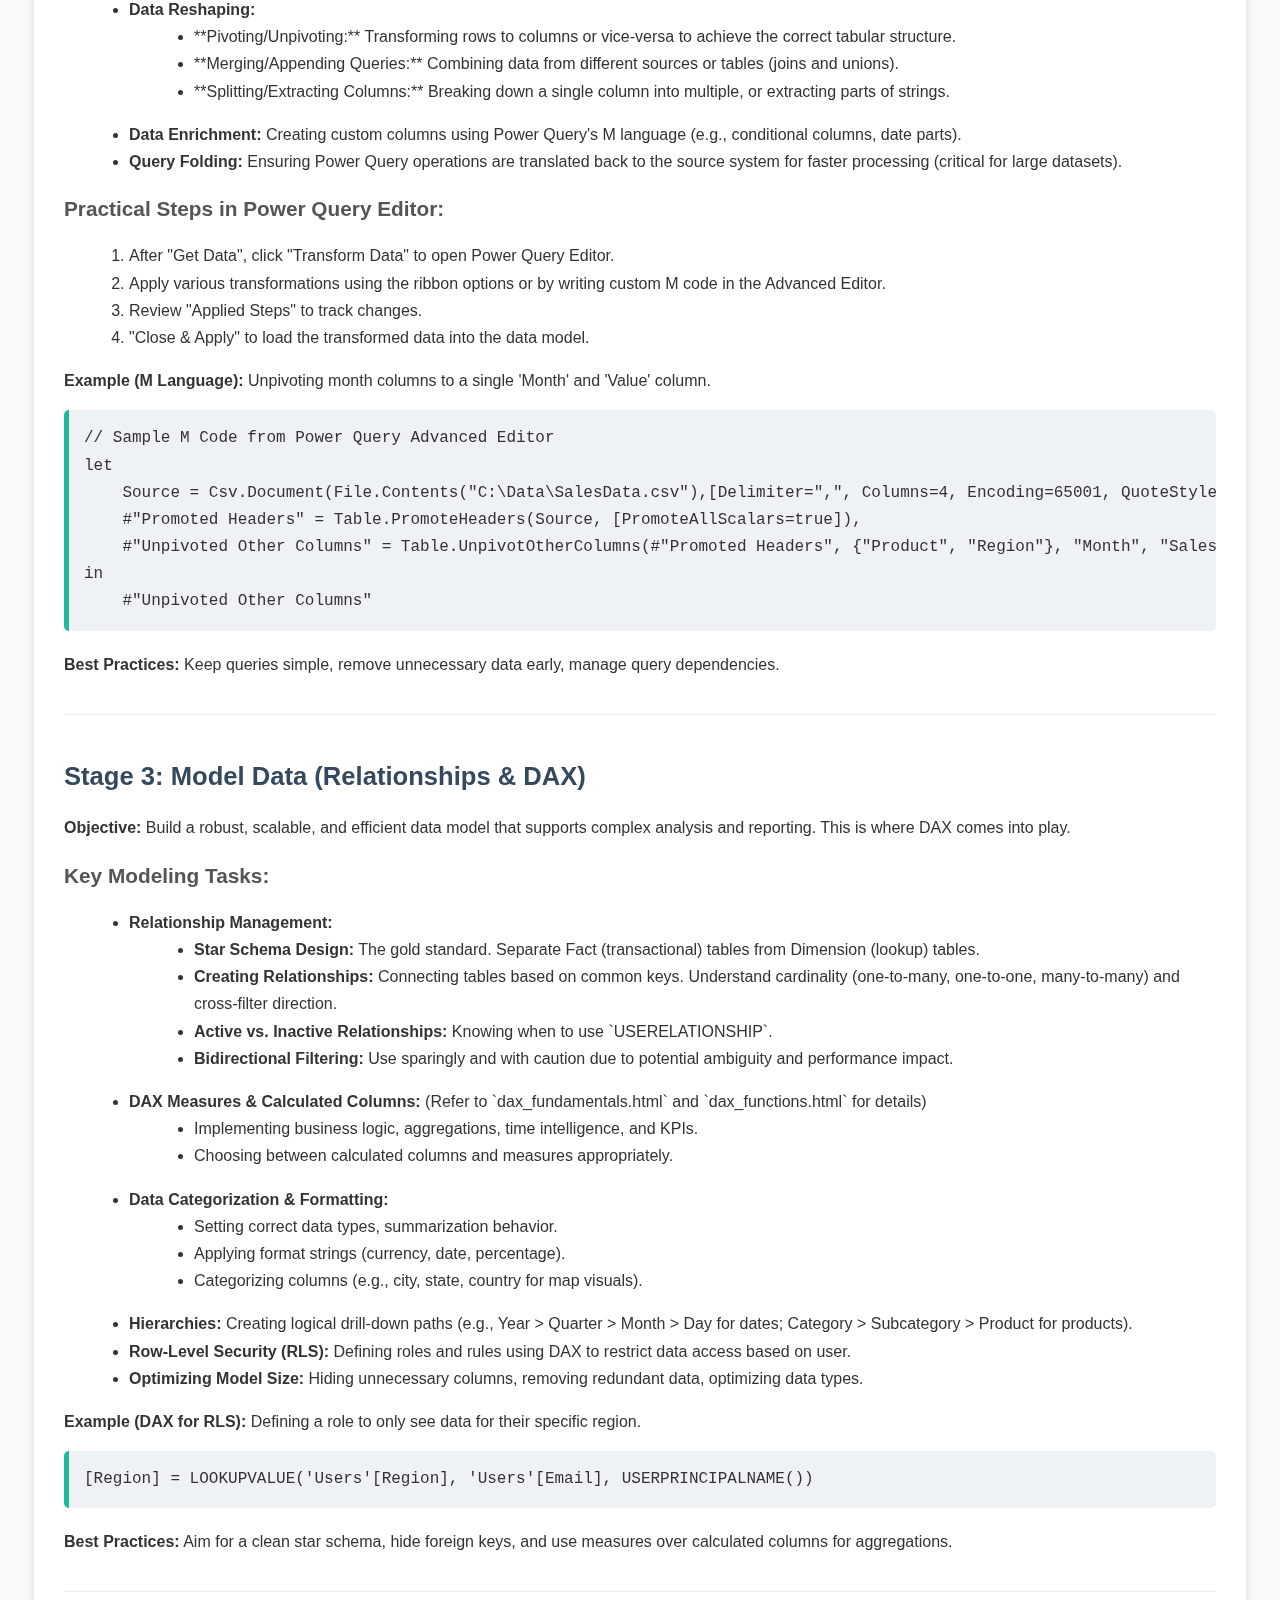
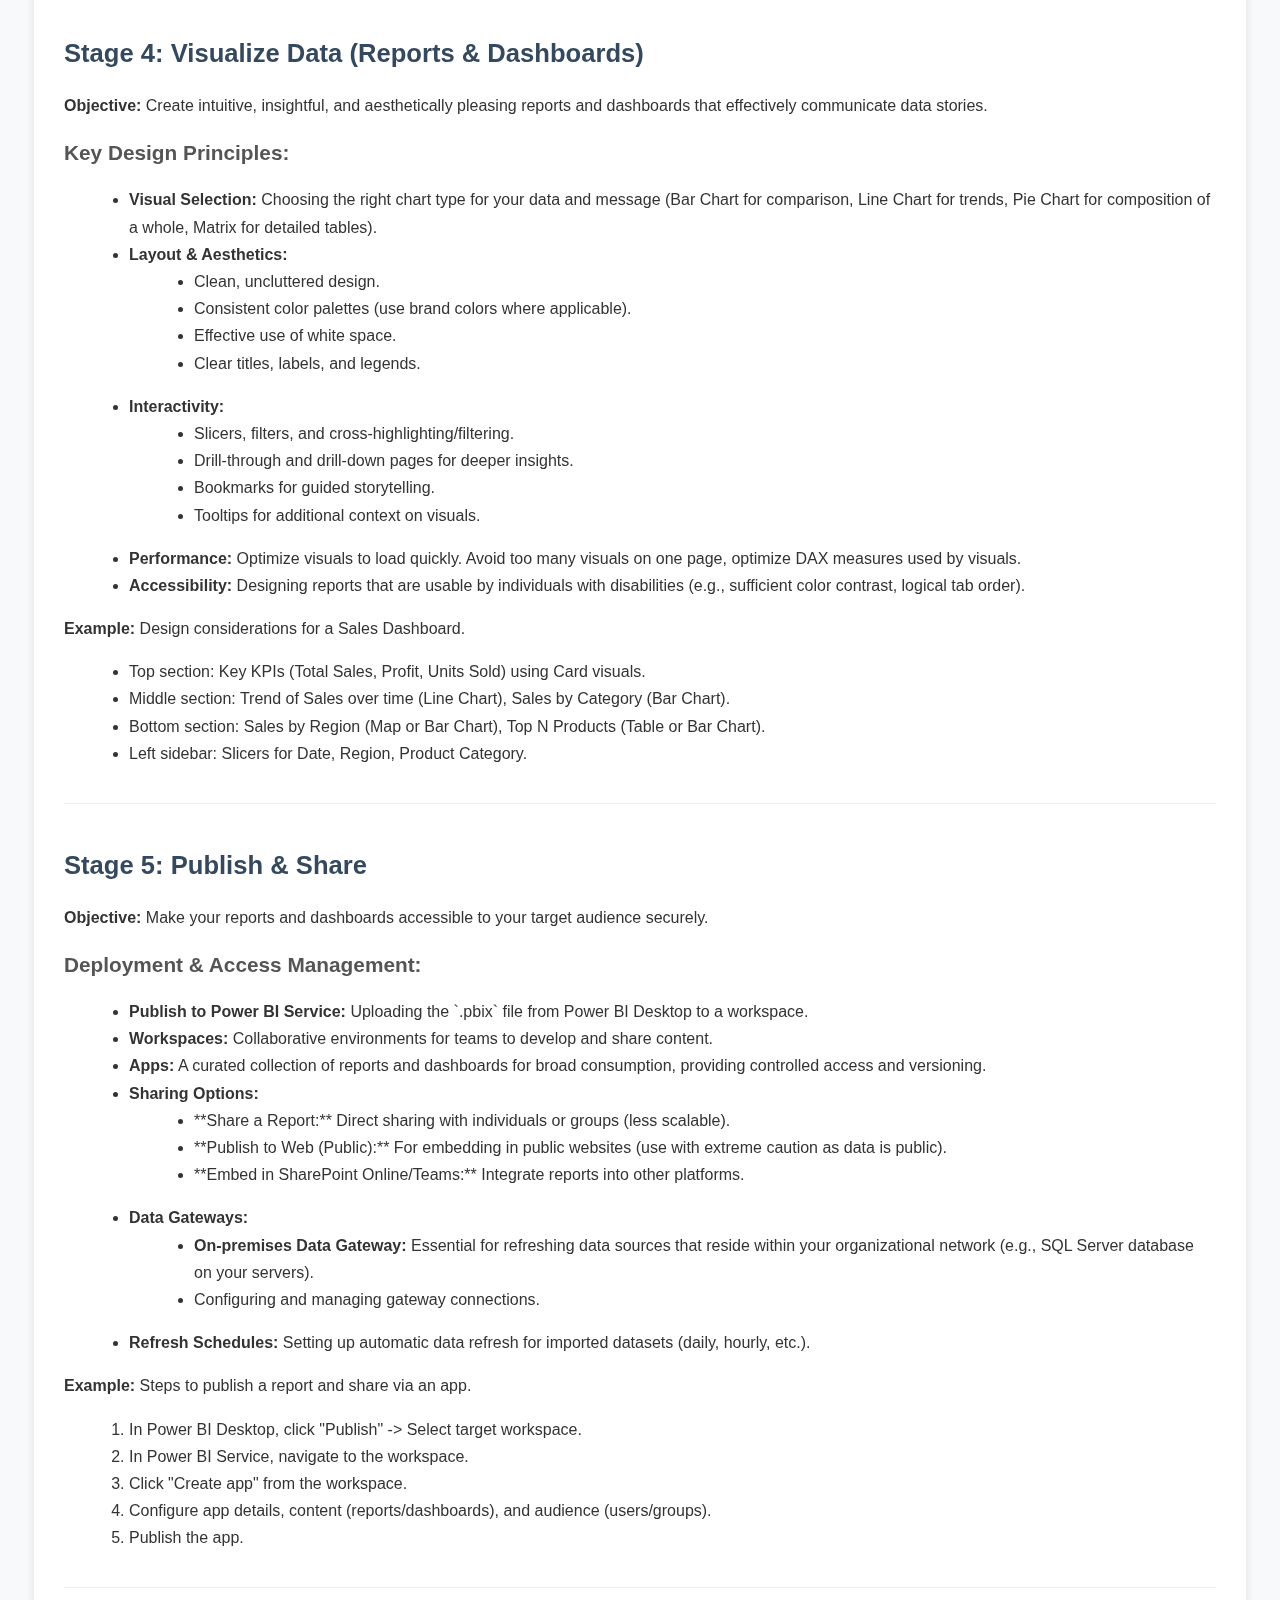
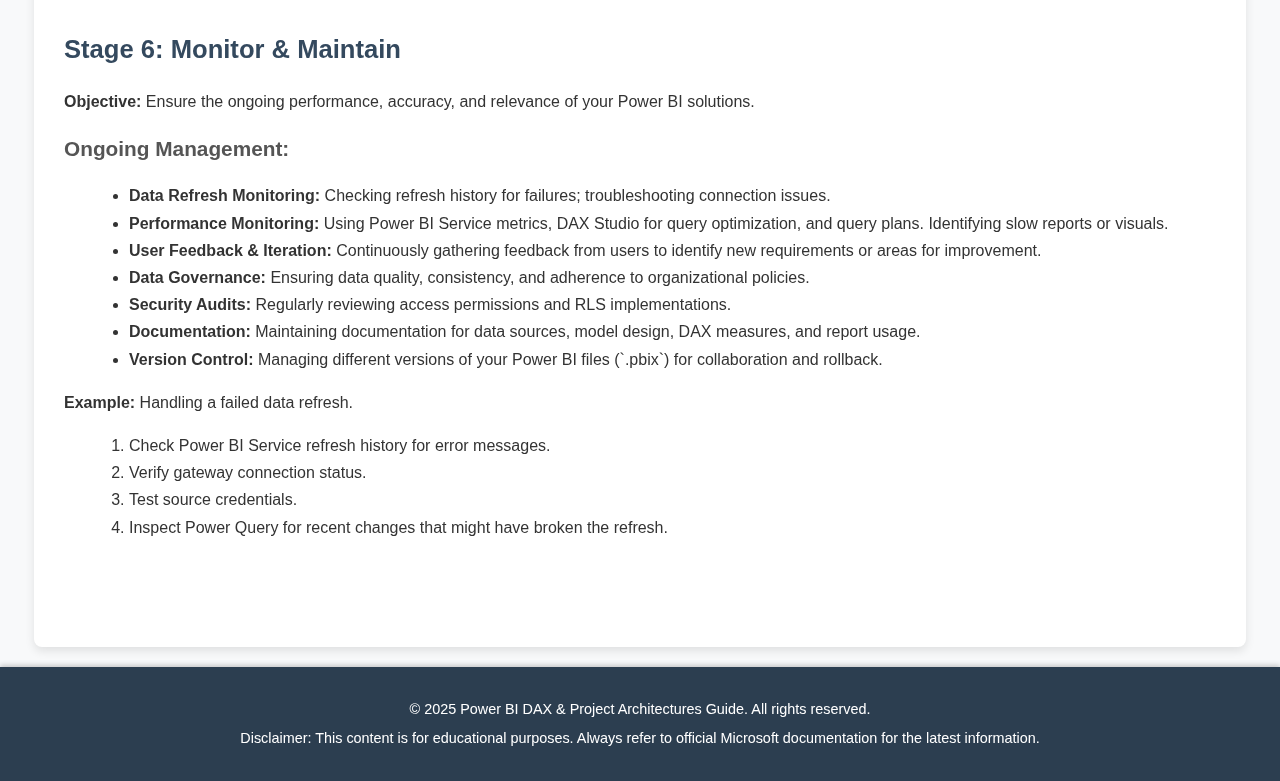
<file: powerbi_lifecycle.html>
<!DOCTYPE html>
<html lang="en">
<head>
    <meta charset="UTF-8">
    <meta name="viewport" content="width=device-width, initial-scale=1.0">
    <title>Power BI End-to-End Lifecycle Guide</title>
    <link rel="stylesheet" href="css/style.css">
</head>
<body>
    <header>
        <div class="container">
            <h1>Power BI End-to-End Lifecycle</h1>
            <p>From Data Connection to Deployment and Maintenance</p>
        </div>
    </header>

    <nav>
        <div class="container">
            <ul>
                <li><a href="index.html">Home</a></li>
                <li><a href="dax_fundamentals.html">DAX Fundamentals</a></li>
                <li><a href="dax_functions.html">DAX Functions</a></li>
                <li><a href="advanced_dax.html">Advanced DAX</a></li>
                <li><a href="powerbi_lifecycle.html" class="active">Power BI Lifecycle</a></li>
                <li><a href="project_architectures.html">Project Architectures</a></li>
                <li><a href="updates_news.html">Updates & News</a></li>
                <li><a href="resources.html">Resources</a></li>
            </ul>
        </div>
    </nav>

    <div class="container content-section">
        <h2>The Stages of a Power BI Project</h2>
        <p>A successful Power BI solution involves more than just writing DAX or building visuals. It follows a structured lifecycle from understanding requirements to ongoing maintenance.</p>

        <section id="stage1-get-data">
            <h3>Stage 1: Get Data (Data Acquisition)</h3>
            <p><strong>Objective:</strong> Connect to various data sources and import raw data into Power BI Desktop.</p>
            <h4>Key Considerations:</h4>
            <ul>
                <li><strong>Source Identification:</strong> Where does the required data reside? (Databases, Excel, CSV, SharePoint, Web APIs, Data Lakes, SaaS apps).</li>
                <li><strong>Connection Methods:</strong> DirectQuery vs. Import vs. Live Connection.
                    <ul>
                        <li><strong>Import:</strong> Data is loaded into Power BI's VertiPaq engine. Fast performance, but data is static until refreshed.</li>
                        <li><strong>DirectQuery:</strong> Data remains in the source. Queries are sent to the source. Good for very large datasets or real-time data, but can be slower for complex visuals.</li>
                        <li><strong>Live Connection:</strong> Primarily for SSAS Tabular or Azure Analysis Services. No data loaded into Power BI model, leverages existing model.</li>
                    </ul>
                </li>
                <li><strong>Data Volume & Performance:</strong> Choose connection method based on data size and refresh frequency needs.</li>
                <li><strong>Credentials & Security:</strong> Ensuring secure access to data sources.</li>
            </ul>
            <h4>Practical Steps in Power BI Desktop:</h4>
            <ol>
                <li>Click "Get Data" from the Home tab.</li>
                <li>Select appropriate connector (e.g., SQL Server database, Excel workbook, Web).</li>
                <li>Configure connection details (server name, database, file path, URL).</li>
                <li>Choose tables/sheets to load.</li>
            </ol>
            <p><strong>Example:</strong> Connecting to an Azure SQL Database.</p>
            <pre><code>// Power BI Desktop interface steps:
// 1. Get Data -> Azure SQL Database
// 2. Enter Server, Database (Optional)
// 3. Choose Data Connectivity Mode: Import or DirectQuery
// 4. Navigate tables and Load/Transform Data</code></pre>
        </section>

        <section id="stage2-transform-data">
            <h3>Stage 2: Transform Data (Power Query / M Language)</h3>
            <p><strong>Objective:</strong> Clean, reshape, and combine raw data into a clean, optimized, and ready-for-modeling format. This happens in the Power Query Editor.</p>
            <h4>Key ETL (Extract, Transform, Load) Processes:</h4>
            <ul>
                <li><strong>Data Cleansing:</strong> Handling nulls, errors, duplicates; correcting data types; removing unnecessary columns/rows.</li>
                <li><strong>Data Reshaping:</strong>
                    <ul>
                        <li>**Pivoting/Unpivoting:** Transforming rows to columns or vice-versa to achieve the correct tabular structure.</li>
                        <li>**Merging/Appending Queries:** Combining data from different sources or tables (joins and unions).</li>
                        <li>**Splitting/Extracting Columns:** Breaking down a single column into multiple, or extracting parts of strings.</li>
                    </ul>
                </li>
                <li><strong>Data Enrichment:</strong> Creating custom columns using Power Query's M language (e.g., conditional columns, date parts).</li>
                <li><strong>Query Folding:</strong> Ensuring Power Query operations are translated back to the source system for faster processing (critical for large datasets).</li>
            </ul>
            <h4>Practical Steps in Power Query Editor:</h4>
            <ol>
                <li>After "Get Data", click "Transform Data" to open Power Query Editor.</li>
                <li>Apply various transformations using the ribbon options or by writing custom M code in the Advanced Editor.</li>
                <li>Review "Applied Steps" to track changes.</li>
                <li>"Close & Apply" to load the transformed data into the data model.</li>
            </ol>
            <p><strong>Example (M Language):</strong> Unpivoting month columns to a single 'Month' and 'Value' column.</p>
            <pre><code>// Sample M Code from Power Query Advanced Editor
let
    Source = Csv.Document(File.Contents("C:\Data\SalesData.csv"),[Delimiter=",", Columns=4, Encoding=65001, QuoteStyle=QuoteStyle.None]),
    #"Promoted Headers" = Table.PromoteHeaders(Source, [PromoteAllScalars=true]),
    #"Unpivoted Other Columns" = Table.UnpivotOtherColumns(#"Promoted Headers", {"Product", "Region"}, "Month", "Sales Value")
in
    #"Unpivoted Other Columns"</code></pre>
            <p><strong>Best Practices:</strong> Keep queries simple, remove unnecessary data early, manage query dependencies.</p>
        </section>

        <section id="stage3-model-data">
            <h3>Stage 3: Model Data (Relationships & DAX)</h3>
            <p><strong>Objective:</strong> Build a robust, scalable, and efficient data model that supports complex analysis and reporting. This is where DAX comes into play.</p>
            <h4>Key Modeling Tasks:</h4>
            <ul>
                <li><strong>Relationship Management:</strong>
                    <ul>
                        <li><strong>Star Schema Design:</strong> The gold standard. Separate Fact (transactional) tables from Dimension (lookup) tables.</li>
                        <li><strong>Creating Relationships:</strong> Connecting tables based on common keys. Understand cardinality (one-to-many, one-to-one, many-to-many) and cross-filter direction.</li>
                        <li><strong>Active vs. Inactive Relationships:</strong> Knowing when to use `USERELATIONSHIP`.</li>
                        <li><strong>Bidirectional Filtering:</strong> Use sparingly and with caution due to potential ambiguity and performance impact.</li>
                    </ul>
                </li>
                <li><strong>DAX Measures & Calculated Columns:</strong> (Refer to `dax_fundamentals.html` and `dax_functions.html` for details)
                    <ul>
                        <li>Implementing business logic, aggregations, time intelligence, and KPIs.</li>
                        <li>Choosing between calculated columns and measures appropriately.</li>
                    </ul>
                </li>
                <li><strong>Data Categorization & Formatting:</strong>
                    <ul>
                        <li>Setting correct data types, summarization behavior.</li>
                        <li>Applying format strings (currency, date, percentage).</li>
                        <li>Categorizing columns (e.g., city, state, country for map visuals).</li>
                    </ul>
                </li>
                <li><strong>Hierarchies:</strong> Creating logical drill-down paths (e.g., Year > Quarter > Month > Day for dates; Category > Subcategory > Product for products).</li>
                <li><strong>Row-Level Security (RLS):</strong> Defining roles and rules using DAX to restrict data access based on user.</li>
                <li><strong>Optimizing Model Size:</strong> Hiding unnecessary columns, removing redundant data, optimizing data types.</li>
            </ul>
            <p><strong>Example (DAX for RLS):</strong> Defining a role to only see data for their specific region.</p>
            <pre><code>[Region] = LOOKUPVALUE('Users'[Region], 'Users'[Email], USERPRINCIPALNAME())</code></pre>
            <p><strong>Best Practices:</strong> Aim for a clean star schema, hide foreign keys, and use measures over calculated columns for aggregations.</p>
        </section>

        <section id="stage4-visualize-data">
            <h3>Stage 4: Visualize Data (Reports & Dashboards)</h3>
            <p><strong>Objective:</strong> Create intuitive, insightful, and aesthetically pleasing reports and dashboards that effectively communicate data stories.</p>
            <h4>Key Design Principles:</h4>
            <ul>
                <li><strong>Visual Selection:</strong> Choosing the right chart type for your data and message (Bar Chart for comparison, Line Chart for trends, Pie Chart for composition of a whole, Matrix for detailed tables).</li>
                <li><strong>Layout & Aesthetics:</strong>
                    <ul>
                        <li>Clean, uncluttered design.</li>
                        <li>Consistent color palettes (use brand colors where applicable).</li>
                        <li>Effective use of white space.</li>
                        <li>Clear titles, labels, and legends.</li>
                    </ul>
                </li>
                <li><strong>Interactivity:</strong>
                    <ul>
                        <li>Slicers, filters, and cross-highlighting/filtering.</li>
                        <li>Drill-through and drill-down pages for deeper insights.</li>
                        <li>Bookmarks for guided storytelling.</li>
                        <li>Tooltips for additional context on visuals.</li>
                    </ul>
                </li>
                <li><strong>Performance:</strong> Optimize visuals to load quickly. Avoid too many visuals on one page, optimize DAX measures used by visuals.</li>
                <li><strong>Accessibility:</strong> Designing reports that are usable by individuals with disabilities (e.g., sufficient color contrast, logical tab order).</li>
            </ul>
            <p><strong>Example:</strong> Design considerations for a Sales Dashboard.</p>
            <ul>
                <li>Top section: Key KPIs (Total Sales, Profit, Units Sold) using Card visuals.</li>
                <li>Middle section: Trend of Sales over time (Line Chart), Sales by Category (Bar Chart).</li>
                <li>Bottom section: Sales by Region (Map or Bar Chart), Top N Products (Table or Bar Chart).</li>
                <li>Left sidebar: Slicers for Date, Region, Product Category.</li>
            </ul>
        </section>

        <section id="stage5-publish-share">
            <h3>Stage 5: Publish & Share</h3>
            <p><strong>Objective:</strong> Make your reports and dashboards accessible to your target audience securely.</p>
            <h4>Deployment & Access Management:</h4>
            <ul>
                <li><strong>Publish to Power BI Service:</strong> Uploading the `.pbix` file from Power BI Desktop to a workspace.</li>
                <li><strong>Workspaces:</strong> Collaborative environments for teams to develop and share content.</li>
                <li><strong>Apps:</strong> A curated collection of reports and dashboards for broad consumption, providing controlled access and versioning.</li>
                <li><strong>Sharing Options:</strong>
                    <ul>
                        <li>**Share a Report:** Direct sharing with individuals or groups (less scalable).</li>
                        <li>**Publish to Web (Public):** For embedding in public websites (use with extreme caution as data is public).</li>
                        <li>**Embed in SharePoint Online/Teams:** Integrate reports into other platforms.</li>
                    </ul>
                </li>
                <li><strong>Data Gateways:</strong>
                    <ul>
                        <li><strong>On-premises Data Gateway:</strong> Essential for refreshing data sources that reside within your organizational network (e.g., SQL Server database on your servers).</li>
                        <li>Configuring and managing gateway connections.</li>
                    </ul>
                </li>
                <li><strong>Refresh Schedules:</strong> Setting up automatic data refresh for imported datasets (daily, hourly, etc.).</li>
            </ul>
            <p><strong>Example:</strong> Steps to publish a report and share via an app.</p>
            <ol>
                <li>In Power BI Desktop, click "Publish" -> Select target workspace.</li>
                <li>In Power BI Service, navigate to the workspace.</li>
                <li>Click "Create app" from the workspace.</li>
                <li>Configure app details, content (reports/dashboards), and audience (users/groups).</li>
                <li>Publish the app.</li>
            </ol>
        </section>

        <section id="stage6-monitor-maintain">
            <h3>Stage 6: Monitor & Maintain</h3>
            <p><strong>Objective:</strong> Ensure the ongoing performance, accuracy, and relevance of your Power BI solutions.</p>
            <h4>Ongoing Management:</h4>
            <ul>
                <li><strong>Data Refresh Monitoring:</strong> Checking refresh history for failures; troubleshooting connection issues.</li>
                <li><strong>Performance Monitoring:</strong> Using Power BI Service metrics, DAX Studio for query optimization, and query plans. Identifying slow reports or visuals.</li>
                <li><strong>User Feedback & Iteration:</strong> Continuously gathering feedback from users to identify new requirements or areas for improvement.</li>
                <li><strong>Data Governance:</strong> Ensuring data quality, consistency, and adherence to organizational policies.</li>
                <li><strong>Security Audits:</strong> Regularly reviewing access permissions and RLS implementations.</li>
                <li><strong>Documentation:</strong> Maintaining documentation for data sources, model design, DAX measures, and report usage.</li>
                <li><strong>Version Control:</strong> Managing different versions of your Power BI files (`.pbix`) for collaboration and rollback.</li>
            </ul>
            <p><strong>Example:</strong> Handling a failed data refresh.</p>
            <ol>
                <li>Check Power BI Service refresh history for error messages.</li>
                <li>Verify gateway connection status.</li>
                <li>Test source credentials.</li>
                <li>Inspect Power Query for recent changes that might have broken the refresh.</li>
            </ol>
        </section>
    </div>

    <footer>
        <div class="container">
            <p>&copy; 2025 Power BI DAX & Project Architectures Guide. All rights reserved.</p>
            <p>Disclaimer: This content is for educational purposes. Always refer to official Microsoft documentation for the latest information.</p>
        </div>
    </footer>
</body>
</html>
</file>
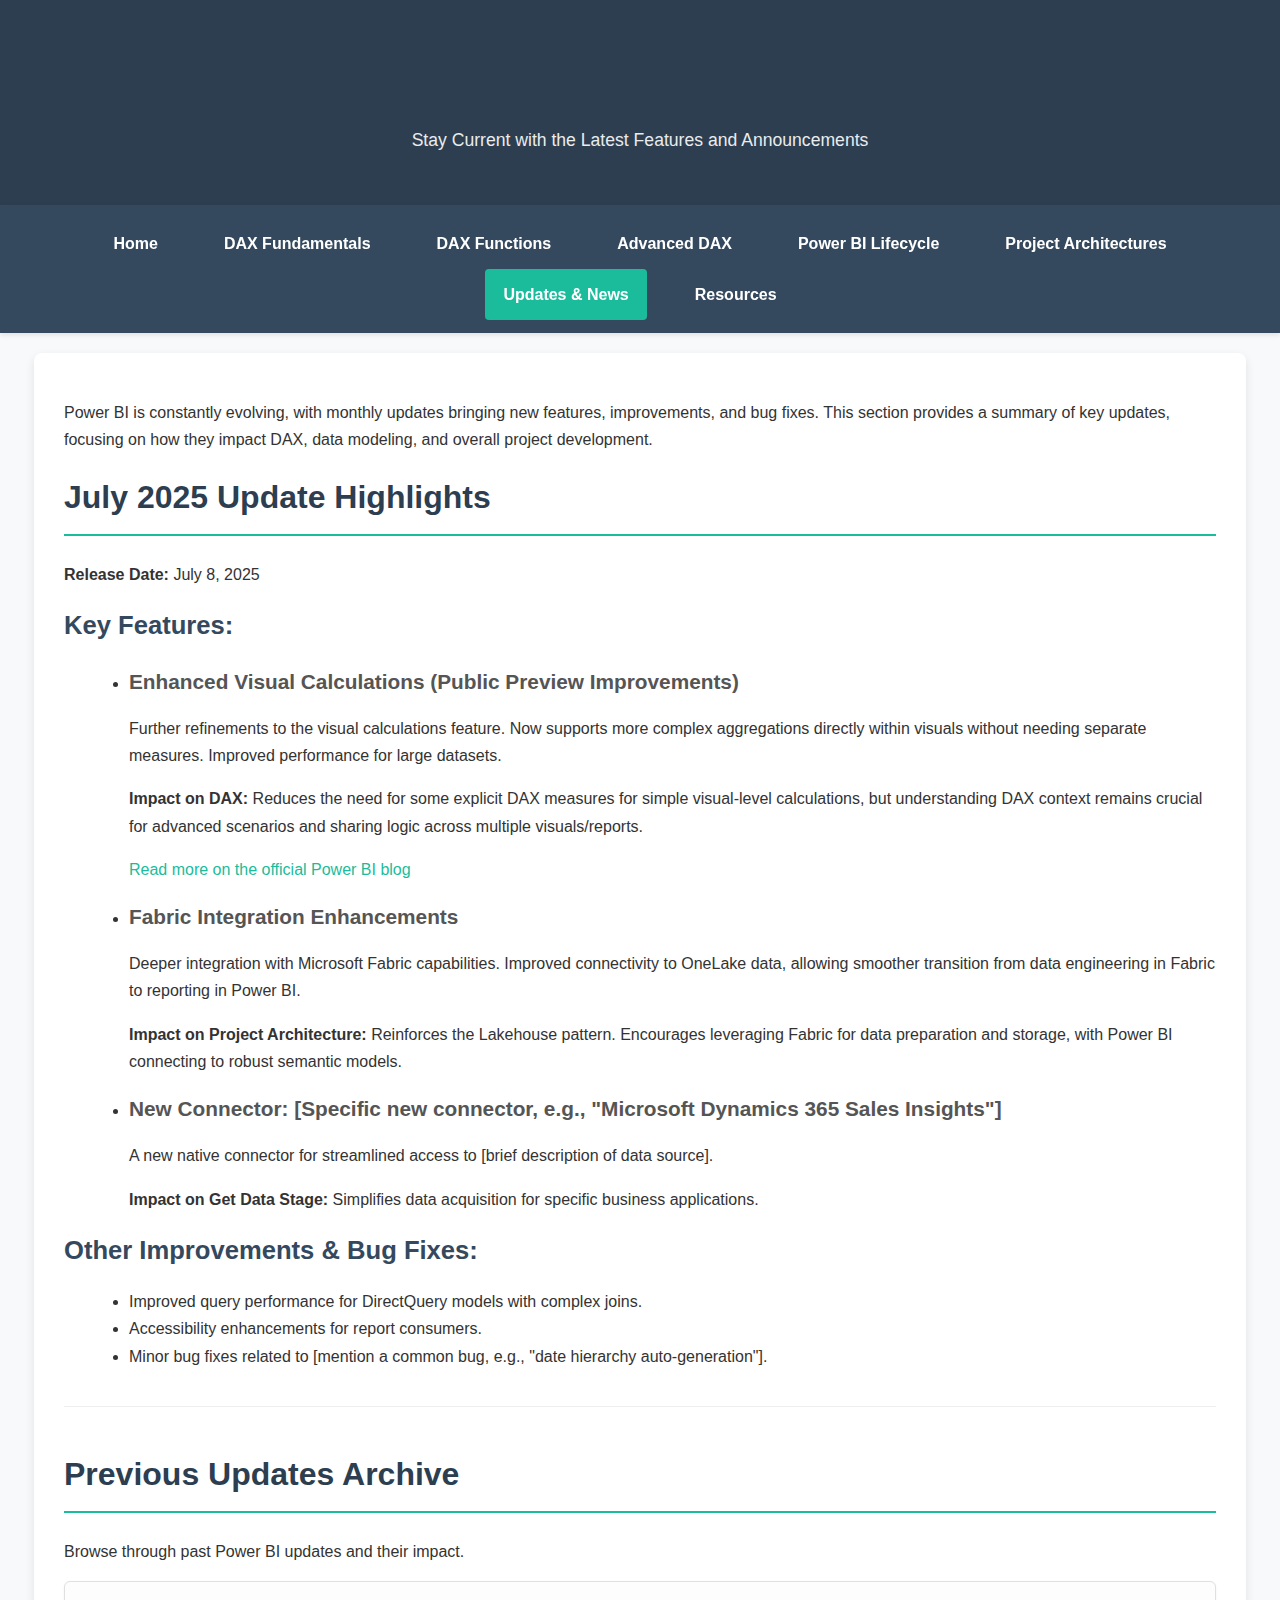
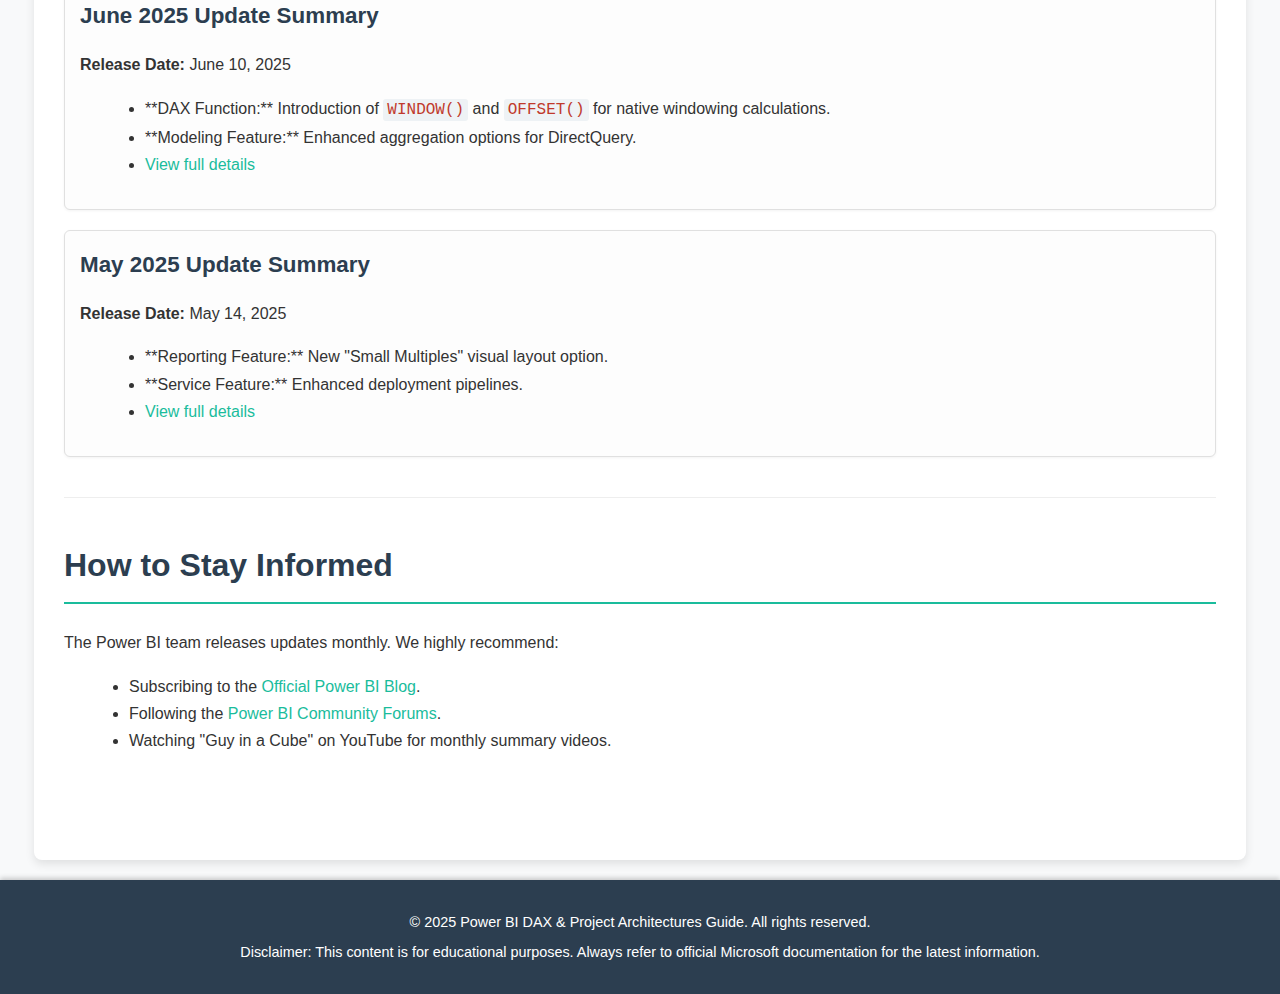
<file: updates_news.html>
<!DOCTYPE html>
<html lang="en">
<head>
    <meta charset="UTF-8">
    <meta name="viewport" content="width=device-width, initial-scale=1.0">
    <title>Power BI Updates & News - End-to-End Guide</title>
    <link rel="stylesheet" href="css/style.css">
</head>
<body>
    <header>
        <div class="container">
            <h1>Power BI Updates & News</h1>
            <p>Stay Current with the Latest Features and Announcements</p>
        </div>
    </header>

    <nav>
        <div class="container">
            <ul>
                <li><a href="index.html">Home</a></li>
                <li><a href="dax_fundamentals.html">DAX Fundamentals</a></li>
                <li><a href="dax_functions.html">DAX Functions</a></li>
                <li><a href="advanced_dax.html">Advanced DAX</a></li>
                <li><a href="powerbi_lifecycle.html">Power BI Lifecycle</a></li>
                <li><a href="project_architectures.html">Project Architectures</a></li>
                <li><a href="updates_news.html" class="active">Updates & News</a></li>
                <li><a href="resources.html">Resources</a></li>
            </ul>
        </div>
    </nav>

    <div class="container content-section">
        <p>Power BI is constantly evolving, with monthly updates bringing new features, improvements, and bug fixes. This section provides a summary of key updates, focusing on how they impact DAX, data modeling, and overall project development.</p>

        <section id="latest-update">
            <h2>July 2025 Update Highlights</h2>
            <p><strong>Release Date:</strong> July 8, 2025</p>
            <h3>Key Features:</h3>
            <ul>
                <li>
                    <h4>Enhanced Visual Calculations (Public Preview Improvements)</h4>
                    <p>Further refinements to the visual calculations feature. Now supports more complex aggregations directly within visuals without needing separate measures. Improved performance for large datasets.</p>
                    <p><strong>Impact on DAX:</strong> Reduces the need for some explicit DAX measures for simple visual-level calculations, but understanding DAX context remains crucial for advanced scenarios and sharing logic across multiple visuals/reports.</p>
                    <p><a href="https://powerbi.microsoft.com/en-us/blog/power-bi-july-2025-update-visual-calculations-improvements/" target="_blank">Read more on the official Power BI blog</a></p>
                </li>
                <li>
                    <h4>Fabric Integration Enhancements</h4>
                    <p>Deeper integration with Microsoft Fabric capabilities. Improved connectivity to OneLake data, allowing smoother transition from data engineering in Fabric to reporting in Power BI.</p>
                    <p><strong>Impact on Project Architecture:</strong> Reinforces the Lakehouse pattern. Encourages leveraging Fabric for data preparation and storage, with Power BI connecting to robust semantic models.</p>
                </li>
                <li>
                    <h4>New Connector: [Specific new connector, e.g., "Microsoft Dynamics 365 Sales Insights"]</h4>
                    <p>A new native connector for streamlined access to [brief description of data source].</p>
                    <p><strong>Impact on Get Data Stage:</strong> Simplifies data acquisition for specific business applications.</p>
                </li>
            </ul>
            <h3>Other Improvements & Bug Fixes:</h3>
            <ul>
                <li>Improved query performance for DirectQuery models with complex joins.</li>
                <li>Accessibility enhancements for report consumers.</li>
                <li>Minor bug fixes related to [mention a common bug, e.g., "date hierarchy auto-generation"].</li>
            </ul>
        </section>

        <section id="archive-updates">
            <h2>Previous Updates Archive</h2>
            <p>Browse through past Power BI updates and their impact.</p>

            <article class="update-summary">
                <h3>June 2025 Update Summary</h3>
                <p><strong>Release Date:</strong> June 10, 2025</p>
                <ul>
                    <li>**DAX Function:** Introduction of <code>WINDOW()</code> and <code>OFFSET()</code> for native windowing calculations.</li>
                    <li>**Modeling Feature:** Enhanced aggregation options for DirectQuery.</li>
                    <li><a href="https://powerbi.microsoft.com/en-us/blog/power-bi-june-2025-update-summary/" target="_blank">View full details</a></li>
                </ul>
            </article>

            <article class="update-summary">
                <h3>May 2025 Update Summary</h3>
                <p><strong>Release Date:</strong> May 14, 2025</p>
                <ul>
                    <li>**Reporting Feature:** New "Small Multiples" visual layout option.</li>
                    <li>**Service Feature:** Enhanced deployment pipelines.</li>
                    <li><a href="https://powerbi.microsoft.com/en-us/blog/power-bi-may-2025-update-summary/" target="_blank">View full details</a></li>
                </ul>
            </article>

            </section>

        <section id="stay-informed">
            <h2>How to Stay Informed</h2>
            <p>The Power BI team releases updates monthly. We highly recommend:</p>
            <ul>
                <li>Subscribing to the <a href="https://powerbi.microsoft.com/en-us/blog/" target="_blank">Official Power BI Blog</a>.</li>
                <li>Following the <a href="https://community.powerbi.com/" target="_blank">Power BI Community Forums</a>.</li>
                <li>Watching "Guy in a Cube" on YouTube for monthly summary videos.</li>
            </ul>
        </section>
    </div>

    <footer>
        <div class="container">
            <p>&copy; 2025 Power BI DAX & Project Architectures Guide. All rights reserved.</p>
            <p>Disclaimer: This content is for educational purposes. Always refer to official Microsoft documentation for the latest information.</p>
        </div>
    </footer>
</body>
</html>
</file>
<file: css/style.css>
/* General Body Styles */
body {
    font-family: 'Segoe UI', Tahoma, Geneva, Verdana, sans-serif;
    line-height: 1.7;
    margin: 0;
    padding: 0;
    background-color: #f8f9fa; /* Light grey background */
    color: #333;
    display: flex;
    flex-direction: column;
    min-height: 100vh; /* Ensures footer sticks to bottom */
}

.container {
    width: 90%;
    max-width: 1200px;
    margin: auto;
    padding: 0 15px;
}

/* Header Styles */
header {
    background-color: #2c3e50; /* Dark blue-grey */
    color: #fff;
    padding: 2rem 0;
    text-align: center;
    box-shadow: 0 2px 5px rgba(0,0,0,0.2);
}

header h1 {
    margin: 0;
    font-size: 2.8em;
    letter-spacing: 1px;
}

header p {
    font-size: 1.1em;
    opacity: 0.9;
}

/* Navigation Styles */
nav {
    background-color: #34495e; /* Slightly lighter blue-grey */
    padding: 0.8rem 0;
    box-shadow: 0 2px 5px rgba(0,0,0,0.1);
    position: sticky; /* Make nav stick to top */
    top: 0;
    z-index: 1000; /* Ensure it stays on top */
}

nav ul {
    list-style: none;
    padding: 0;
    margin: 0;
    text-align: center;
    display: flex;
    justify-content: center;
    flex-wrap: wrap; /* Allow wrapping on smaller screens */
}

nav ul li {
    margin: 0 15px;
}

nav ul li a {
    display: block;
    color: white;
    text-align: center;
    padding: 12px 18px;
    text-decoration: none;
    font-weight: bold;
    transition: background-color 0.3s ease, color 0.3s ease;
    border-radius: 4px;
}

nav ul li a:hover,
nav ul li a.active {
    background-color: #1abc9c; /* Teal */
    color: #fff;
}

/* Content Section Styles */
.content-section {
    flex: 1; /* Allows content to push footer down */
    background-color: #ffffff;
    padding: 30px;
    margin-top: 20px;
    margin-bottom: 20px;
    border-radius: 8px;
    box-shadow: 0 4px 10px rgba(0,0,0,0.1);
}

section {
    margin-bottom: 40px;
    padding-bottom: 20px;
    border-bottom: 1px solid #eee; /* Separator for sections */
}

section:last-child {
    border-bottom: none; /* No border for the last section */
}

h1, h2, h3, h4 {
    color: #2c3e50; /* Dark blue-grey */
    margin-top: 0;
    margin-bottom: 15px;
}

h2 {
    font-size: 2em;
    border-bottom: 2px solid #1abc9c;
    padding-bottom: 10px;
    margin-bottom: 25px;
}

h3 {
    font-size: 1.6em;
    color: #34495e;
}

h4 {
    font-size: 1.3em;
    color: #555;
    margin-bottom: 10px;
}

p {
    margin-bottom: 1em;
}

ul {
    list-style-type: disc;
    margin-left: 25px;
    margin-bottom: 1em;
}

ol {
    margin-left: 25px;
    margin-bottom: 1em;
}

/* Code Block Styles */
pre {
    background-color: #eef2f5; /* Light blue-grey for code blocks */
    padding: 15px;
    border-left: 5px solid #1abc9c; /* Teal left border */
    overflow-x: auto; /* Enable horizontal scrolling for long lines */
    word-wrap: break-word; /* Wrap long words */
    margin-bottom: 20px;
    border-radius: 5px;
}

code {
    font-family: 'Consolas', 'Monaco', 'Courier New', monospace;
    color: #c0392b; /* A distinct color for inline code */
    background-color: #eef2f5;
    padding: 2px 4px;
    border-radius: 3px;
}

pre code {
    color: #333; /* Darker color for code in pre blocks */
    background-color: transparent;
    padding: 0;
}

/* Links within content */
a {
    color: #1abc9c; /* Teal links */
    text-decoration: none;
    transition: color 0.3s ease;
}

a:hover {
    color: #16a085; /* Darker teal on hover */
    text-decoration: underline;
}

/* Image styles for architecture diagrams */
img {
    border: 1px solid #ddd;
    border-radius: 5px;
    box-shadow: 0 2px 5px rgba(0,0,0,0.1);
}

/* Update Summary specific styling */
.update-summary {
    background-color: #fdfdfd;
    border: 1px solid #e0e0e0;
    padding: 15px;
    margin-bottom: 20px;
    border-radius: 6px;
    box-shadow: 0 1px 3px rgba(0,0,0,0.05);
}

.update-summary h3 {
    color: #2c3e50;
    margin-top: 0;
    margin-bottom: 10px;
    font-size: 1.4em;
}

/* Footer Styles */
footer {
    text-align: center;
    padding: 25px;
    background-color: #2c3e50; /* Dark blue-grey */
    color: #fff;
    margin-top: auto; /* Pushes footer to the bottom */
    box-shadow: 0 -2px 5px rgba(0,0,0,0.2);
}

footer p {
    margin: 5px 0;
    font-size: 0.9em;
}

/* Responsive Design (Basic) */
@media (max-width: 768px) {
    header h1 {
        font-size: 2em;
    }

    nav ul li {
        margin: 5px 8px;
    }

    nav ul li a {
        padding: 8px 12px;
        font-size: 0.9em;
    }

    .container {
        width: 95%;
        padding: 0 10px;
    }

    .content-section {
        padding: 20px;
        margin-top: 15px;
        margin-bottom: 15px;
    }

    h2 {
        font-size: 1.6em;
    }

    h3 {
        font-size: 1.4em;
    }
}

@media (max-width: 480px) {
    header {
        padding: 1.5rem 0;
    }
    nav ul {
        flex-direction: column; /* Stack nav items vertically */
        align-items: center;
    }
    nav ul li {
        margin: 5px 0;
        width: 100%; /* Full width for vertical stack */
    }
    nav ul li a {
        padding: 10px 0;
        width: 80%; /* Center the link */
        margin: auto;
    }
}
</file>
